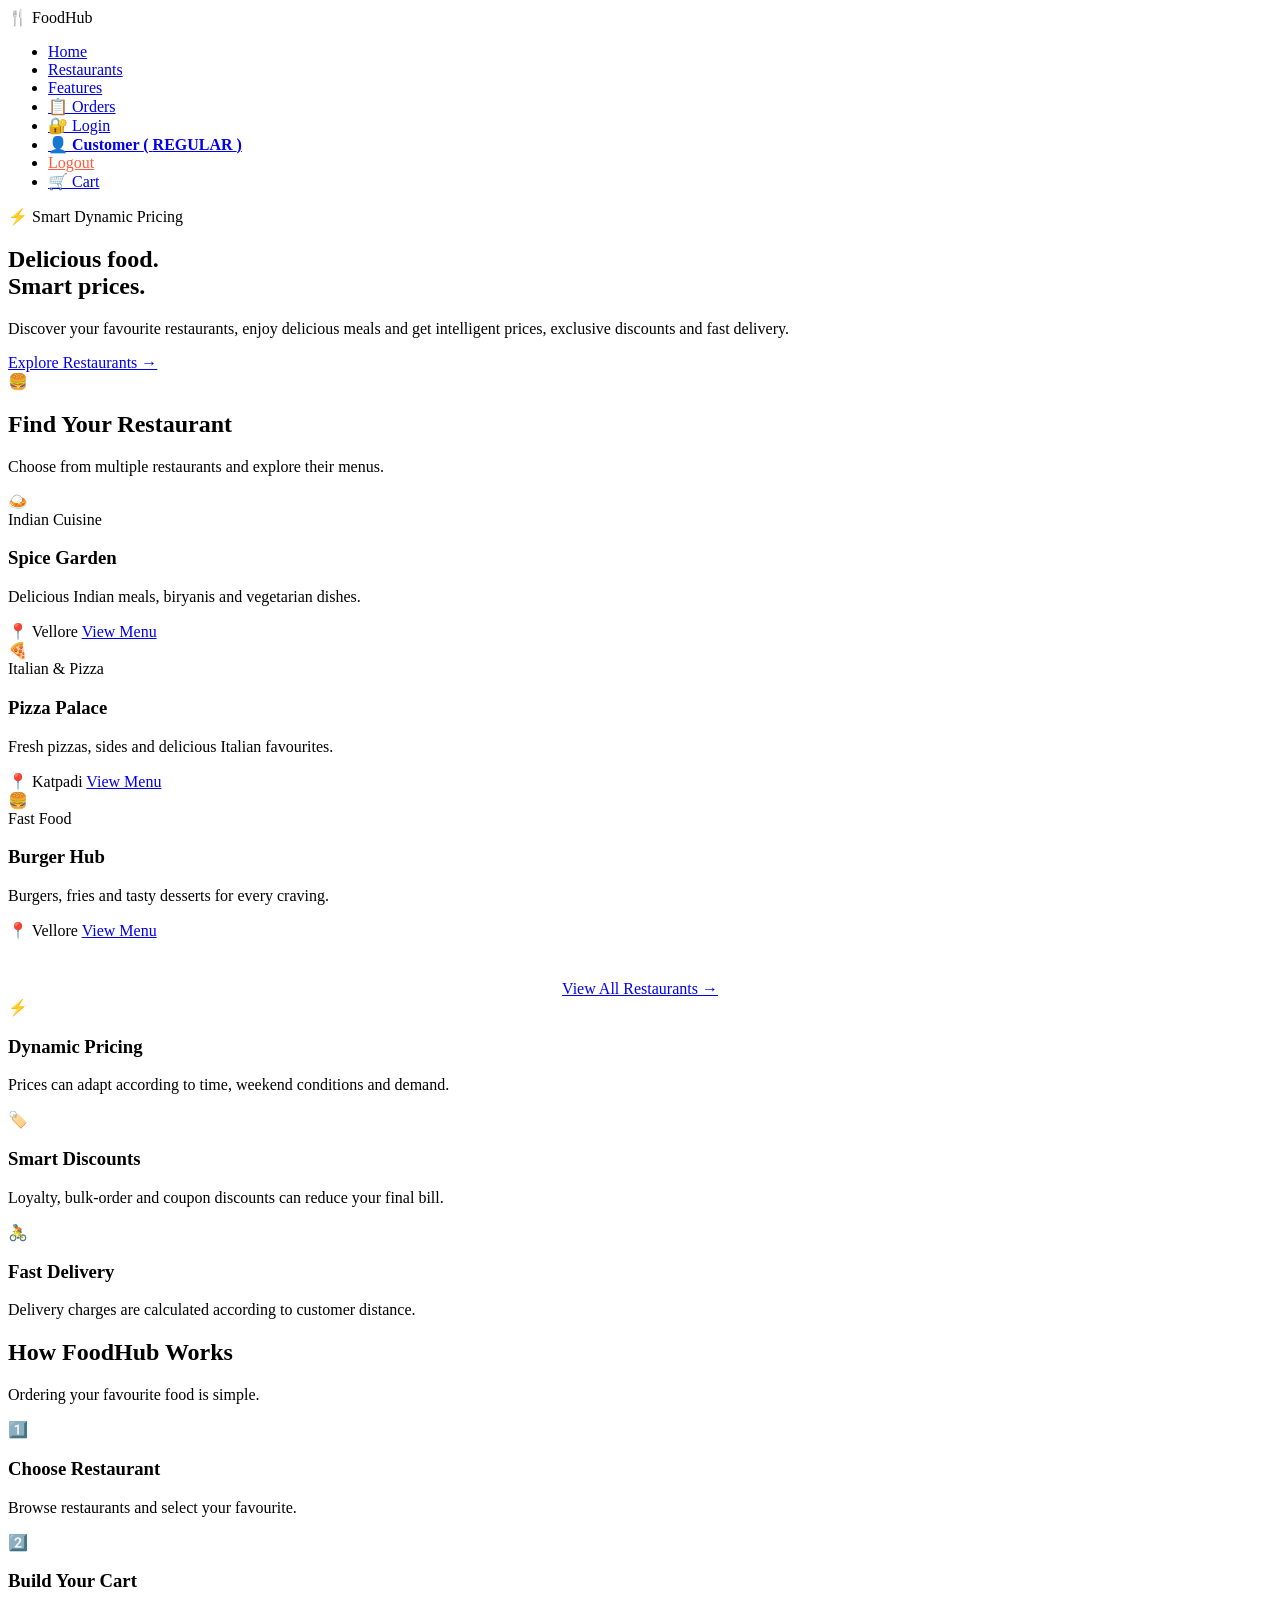
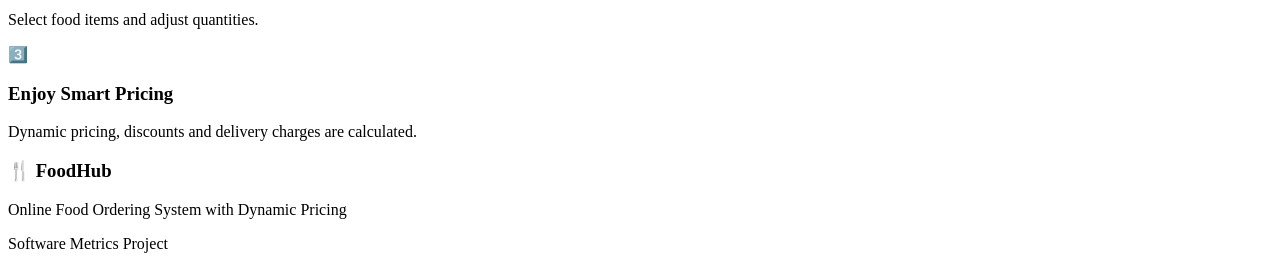
<file: src/main/resources/templates/index.html>
<!DOCTYPE html>
<html lang="en" xmlns:th="http://www.thymeleaf.org">

<head>

    <meta charset="UTF-8">

    <meta name="viewport"
          content="width=device-width, initial-scale=1.0">

    <title>FoodHub | Smart Food Ordering</title>

    <link rel="stylesheet"
          th:href="@{/css/style.css}">

</head>


<body>


<!-- ================= NAVBAR ================= -->

<nav class="navbar">

    <div class="logo">
        🍴 FoodHub
    </div>


    <ul class="nav-links">

        <li>
            <a href="/">
                Home
            </a>
        </li>

        <li>
            <a href="/restaurants">
                Restaurants
            </a>
        </li>

        <li>
            <a href="/#features">
                Features
            </a>
        </li>


        <!-- ================= ORDER HISTORY ================= -->

        <!-- Show Orders only when customer is logged in -->

        <li th:if="${session.loggedInCustomer != null}">

            <a href="/orders">
                📋 Orders
            </a>

        </li>


        <!-- ================= LOGIN ================= -->

        <!-- Show Login when nobody is logged in -->

        <li th:if="${session.loggedInCustomer == null}">

            <a href="/login">
                🔐 Login
            </a>

        </li>


        <!-- ================= LOGGED-IN CUSTOMER ================= -->

        <!-- Show customer information after login -->

        <li th:if="${session.loggedInCustomer != null}">

            <a href="/restaurants"
               style="font-weight:600;">

                👤

                <span th:text="${session.loggedInCustomer.name}">
                    Customer
                </span>

                <span>

                    (

                    <span th:text="${session.loggedInCustomer.loyaltyTier}">
                        REGULAR
                    </span>

                    )

                </span>

            </a>

        </li>


        <!-- ================= LOGOUT ================= -->

        <li th:if="${session.loggedInCustomer != null}">

            <a href="/logout"
               style="color:#ff5a3c;">

                Logout

            </a>

        </li>


        <!-- ================= CART ================= -->

        <li>

            <a href="/cart">
                🛒 Cart
            </a>

        </li>

    </ul>

</nav>


<!-- ================= HERO ================= -->

<section class="hero">


    <div class="hero-content">


        <div class="hero-tag">

            ⚡ Smart Dynamic Pricing

        </div>


        <h1>

            Delicious food.

            <br>

            <span>
                Smart prices.
            </span>

        </h1>


        <p>

            Discover your favourite restaurants,
            enjoy delicious meals and get intelligent
            prices, exclusive discounts and fast delivery.

        </p>


        <a href="/restaurants"
           class="hero-button">

            Explore Restaurants →

        </a>


    </div>


    <div class="hero-food">

        🍔

    </div>


</section>


<!-- ================= RESTAURANT SECTION ================= -->

<section class="menu-section">


    <div class="section-header">


        <h2>

            Find Your Restaurant

        </h2>


        <p>

            Choose from multiple restaurants
            and explore their menus.

        </p>


    </div>


    <div class="menu-grid">


        <!-- ================= SPICE GARDEN ================= -->

        <div class="food-card">


            <div class="food-image">

                🍛

            </div>


            <div class="food-info">


                <span class="category">

                    Indian Cuisine

                </span>


                <h3>

                    Spice Garden

                </h3>


                <p class="description">

                    Delicious Indian meals,
                    biryanis and vegetarian dishes.

                </p>


                <div class="food-bottom">


                    <span class="price">

                        📍 Vellore

                    </span>


                    <a href="/restaurant/1"
                       class="add-btn">

                        View Menu

                    </a>


                </div>


            </div>


        </div>


        <!-- ================= PIZZA PALACE ================= -->

        <div class="food-card">


            <div class="food-image">

                🍕

            </div>


            <div class="food-info">


                <span class="category">

                    Italian & Pizza

                </span>


                <h3>

                    Pizza Palace

                </h3>


                <p class="description">

                    Fresh pizzas, sides and
                    delicious Italian favourites.

                </p>


                <div class="food-bottom">


                    <span class="price">

                        📍 Katpadi

                    </span>


                    <a href="/restaurant/2"
                       class="add-btn">

                        View Menu

                    </a>


                </div>


            </div>


        </div>


        <!-- ================= BURGER HUB ================= -->

        <div class="food-card">


            <div class="food-image">

                🍔

            </div>


            <div class="food-info">


                <span class="category">

                    Fast Food

                </span>


                <h3>

                    Burger Hub

                </h3>


                <p class="description">

                    Burgers, fries and tasty
                    desserts for every craving.

                </p>


                <div class="food-bottom">


                    <span class="price">

                        📍 Vellore

                    </span>


                    <a href="/restaurant/3"
                       class="add-btn">

                        View Menu

                    </a>


                </div>


            </div>


        </div>


    </div>


    <!-- ================= VIEW ALL ================= -->

    <div style="
        text-align:center;
        margin-top:40px;
    ">


        <a href="/restaurants"
           class="hero-button">

            View All Restaurants →

        </a>


    </div>


</section>


<!-- ================= FEATURES ================= -->

<section class="features"
         id="features">


    <!-- ================= DYNAMIC PRICING ================= -->

    <div class="feature">


        <div class="feature-icon">

            ⚡

        </div>


        <h3>

            Dynamic Pricing

        </h3>


        <p>

            Prices can adapt according to
            time, weekend conditions and demand.

        </p>


    </div>


    <!-- ================= SMART DISCOUNTS ================= -->

    <div class="feature">


        <div class="feature-icon">

            🏷️

        </div>


        <h3>

            Smart Discounts

        </h3>


        <p>

            Loyalty, bulk-order and coupon
            discounts can reduce your final bill.

        </p>


    </div>


    <!-- ================= FAST DELIVERY ================= -->

    <div class="feature">


        <div class="feature-icon">

            🚴

        </div>


        <h3>

            Fast Delivery

        </h3>


        <p>

            Delivery charges are calculated
            according to customer distance.

        </p>


    </div>


</section>


<!-- ================= HOW IT WORKS ================= -->

<section class="menu-section">


    <div class="section-header">


        <h2>

            How FoodHub Works

        </h2>


        <p>

            Ordering your favourite food
            is simple.

        </p>


    </div>


    <div class="features">


        <!-- ================= STEP 1 ================= -->

        <div class="feature">


            <div class="feature-icon">

                1️⃣

            </div>


            <h3>

                Choose Restaurant

            </h3>


            <p>

                Browse restaurants and
                select your favourite.

            </p>


        </div>


        <!-- ================= STEP 2 ================= -->

        <div class="feature">


            <div class="feature-icon">

                2️⃣

            </div>


            <h3>

                Build Your Cart

            </h3>


            <p>

                Select food items and
                adjust quantities.

            </p>


        </div>


        <!-- ================= STEP 3 ================= -->

        <div class="feature">


            <div class="feature-icon">

                3️⃣

            </div>


            <h3>

                Enjoy Smart Pricing

            </h3>


            <p>

                Dynamic pricing, discounts
                and delivery charges are calculated.

            </p>


        </div>


    </div>


</section>


<!-- ================= FOOTER ================= -->

<footer>


    <h3>

        🍴 FoodHub

    </h3>


    <p>

        Online Food Ordering System
        with Dynamic Pricing

    </p>


    <p>

        Software Metrics Project

    </p>


</footer>


</body>

</html>
</file>
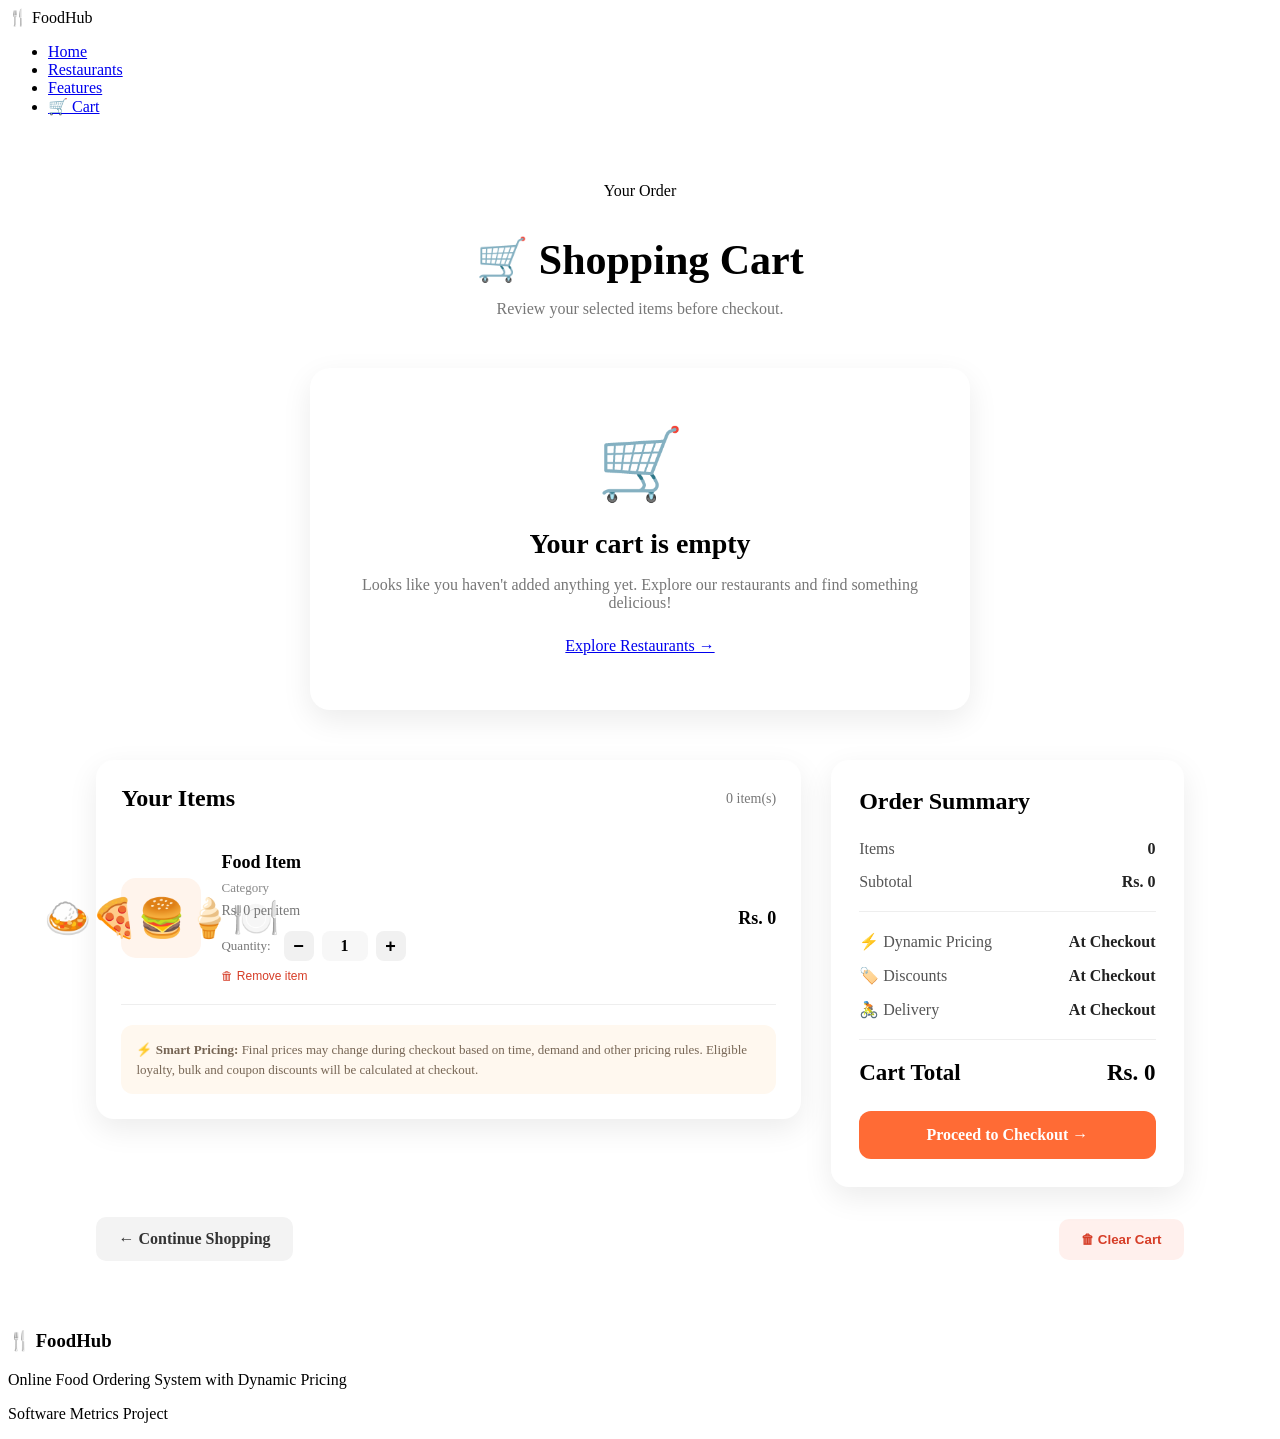
<file: src/main/resources/templates/cart.html>
<!DOCTYPE html>
<html lang="en"
      xmlns:th="http://www.thymeleaf.org">

<head>
    <meta charset="UTF-8">
    <meta name="viewport" content="width=device-width, initial-scale=1.0">

    <title>FoodHub | Your Cart</title>

    <link rel="stylesheet" th:href="@{/css/style.css}">

    <style>

        .cart-page {
            padding: 50px 7%;
            min-height: 65vh;
        }

        .cart-container {
            max-width: 1100px;
            margin: 0 auto;
        }

        .cart-header {
            text-align: center;
            margin-bottom: 35px;
        }

        .cart-header h1 {
            font-size: 42px;
            margin-bottom: 10px;
        }

        .cart-header p {
            color: #777;
            font-size: 16px;
        }

        /* EMPTY CART */

        .empty-cart {
            max-width: 600px;
            margin: 50px auto;
            text-align: center;
            background: white;
            padding: 55px 30px;
            border-radius: 20px;
            box-shadow: 0 10px 30px rgba(0,0,0,0.08);
        }

        .empty-cart-icon {
            font-size: 70px;
            margin-bottom: 20px;
        }

        .empty-cart h2 {
            font-size: 28px;
            margin-bottom: 10px;
        }

        .empty-cart p {
            color: #777;
            margin-bottom: 25px;
        }

        /* CART LAYOUT */

        .cart-layout {
            display: grid;
            grid-template-columns: 2fr 1fr;
            gap: 30px;
            align-items: start;
        }

        /* ITEMS */

        .cart-items {
            background: white;
            border-radius: 18px;
            padding: 25px;
            box-shadow: 0 10px 30px rgba(0,0,0,0.08);
        }

        .cart-items-header {
            display: flex;
            justify-content: space-between;
            align-items: center;
            margin-bottom: 20px;
        }

        .cart-items-header h2 {
            margin: 0;
            font-size: 24px;
        }

        .item-count {
            color: #777;
            font-size: 14px;
        }

        .cart-item {
            display: grid;
            grid-template-columns: 80px 1fr auto;
            gap: 20px;
            align-items: center;

            padding: 20px 0;

            border-bottom: 1px solid #eee;
        }

        .cart-item:last-child {
            border-bottom: none;
        }

        .cart-item-image {
            width: 80px;
            height: 80px;

            border-radius: 15px;

            background: #fff4ec;

            display: flex;
            align-items: center;
            justify-content: center;

            font-size: 38px;
        }

        .cart-item-details h3 {
            margin: 0 0 7px;
            font-size: 18px;
        }

        .cart-item-category {
            font-size: 13px;
            color: #888;
            margin-bottom: 7px;
        }

        .cart-item-price {
            font-size: 14px;
            color: #777;
        }

        .cart-item-total {
            font-size: 18px;
            font-weight: 700;
            text-align: right;
        }

        /* ================================
           QUANTITY CONTROLS
           ================================ */

        .quantity-box {
            display: flex;
            align-items: center;
            gap: 8px;

            margin-top: 12px;
        }

        .quantity-label {
            font-size: 13px;
            color: #777;

            margin-right: 5px;
        }

        .quantity-form {
            display: inline-flex;
            align-items: center;
            gap: 8px;
        }

        .quantity-button {
            width: 30px;
            height: 30px;

            border: none;
            border-radius: 8px;

            background: #f1f1f1;

            font-size: 18px;
            font-weight: 700;

            cursor: pointer;

            display: flex;
            align-items: center;
            justify-content: center;

            transition: 0.2s ease;
        }

        .quantity-button:hover {
            background: #ff6b35;
            color: white;
        }

        .quantity-value {
            min-width: 30px;

            text-align: center;

            background: #f7f7f7;

            padding: 6px 8px;

            border-radius: 8px;

            font-weight: 700;
        }

        /* REMOVE BUTTON */

        .remove-button {
            margin-top: 8px;

            border: none;
            background: transparent;

            color: #d63d27;

            font-size: 12px;

            cursor: pointer;

            padding: 0;
        }

        .remove-button:hover {
            text-decoration: underline;
        }

        /* SUMMARY */

        .cart-summary {
            background: white;
            border-radius: 18px;

            padding: 28px;

            box-shadow: 0 10px 30px rgba(0,0,0,0.08);

            position: sticky;
            top: 20px;
        }

        .cart-summary h2 {
            margin-top: 0;
            margin-bottom: 25px;

            font-size: 24px;
        }

        .summary-row {
            display: flex;
            justify-content: space-between;
            align-items: center;

            margin-bottom: 15px;

            color: #555;
        }

        .summary-row strong {
            color: #222;
        }

        .summary-divider {
            border: none;
            border-top: 1px solid #eee;

            margin: 20px 0;
        }

        .summary-total {
            display: flex;
            justify-content: space-between;
            align-items: center;

            font-size: 23px;
            font-weight: 800;

            margin-bottom: 25px;
        }

        /* CHECKOUT */

        .checkout-button {
            display: block;

            width: 100%;

            text-align: center;
            text-decoration: none;

            box-sizing: border-box;

            padding: 15px 20px;

            border-radius: 12px;

            background: #ff6b35;
            color: white;

            font-weight: 700;
            font-size: 16px;

            transition: 0.25s ease;
        }

        .checkout-button:hover {
            transform: translateY(-2px);
            opacity: 0.92;
        }

        /* ACTIONS */

        .cart-actions {
            max-width: 1100px;

            margin: 30px auto 0;

            display: flex;
            justify-content: space-between;
            align-items: center;

            gap: 15px;

            flex-wrap: wrap;
        }

        .secondary-button {
            display: inline-block;

            text-decoration: none;

            padding: 13px 22px;

            border-radius: 10px;

            background: #f3f3f3;

            color: #333;

            font-weight: 600;

            border: none;

            cursor: pointer;

            transition: 0.25s ease;
        }

        .secondary-button:hover {
            background: #e8e8e8;
        }

        .danger-button {
            padding: 13px 22px;

            border-radius: 10px;

            background: #fff0ed;

            color: #d63d27;

            font-weight: 600;

            border: none;

            cursor: pointer;

            transition: 0.25s ease;
        }

        .danger-button:hover {
            background: #ffe1dc;
        }

        /* INFO */

        .cart-info {
            margin-top: 20px;

            padding: 15px;

            border-radius: 12px;

            background: #fff8ef;

            color: #765;

            font-size: 13px;

            line-height: 1.5;
        }

        /* RESPONSIVE */

        @media (max-width: 850px) {

            .cart-layout {
                grid-template-columns: 1fr;
            }

            .cart-summary {
                position: static;
            }
        }

        @media (max-width: 600px) {

            .cart-page {
                padding: 35px 5%;
            }

            .cart-header h1 {
                font-size: 32px;
            }

            .cart-item {
                grid-template-columns: 60px 1fr;
            }

            .cart-item-image {
                width: 60px;
                height: 60px;

                font-size: 30px;
            }

            .cart-item-total {
                grid-column: 2;

                text-align: left;
            }

            .cart-actions {
                flex-direction: column;
                align-items: stretch;
            }

            .secondary-button,
            .danger-button {
                text-align: center;

                width: 100%;

                box-sizing: border-box;
            }
        }

    </style>
</head>


<body>

<!-- =========================================================
     NAVBAR
     ========================================================= -->

<nav class="navbar">

    <div class="logo">
        🍴 FoodHub
    </div>

    <ul class="nav-links">

        <li>
            <a href="/">Home</a>
        </li>

        <li>
            <a href="/restaurants">Restaurants</a>
        </li>

        <li>
            <a href="/#features">Features</a>
        </li>

        <li>
            <a href="/cart" class="cart-btn">
                🛒 Cart
            </a>
        </li>

    </ul>

</nav>


<!-- =========================================================
     CART PAGE
     ========================================================= -->

<section class="cart-page">

    <div class="cart-container">


        <!-- HEADER -->

        <div class="cart-header">

            <span class="category">
                Your Order
            </span>

            <h1>
                🛒 Shopping Cart
            </h1>

            <p>
                Review your selected items before checkout.
            </p>

        </div>


        <!-- =====================================================
             EMPTY CART
             ===================================================== -->

        <div class="empty-cart"
             th:if="${cart == null || cart.items.isEmpty()}">

            <div class="empty-cart-icon">
                🛒
            </div>

            <h2>
                Your cart is empty
            </h2>

            <p>
                Looks like you haven't added anything yet.
                Explore our restaurants and find something delicious!
            </p>

            <a href="/restaurants"
               class="hero-button">

                Explore Restaurants →

            </a>

        </div>


        <!-- =====================================================
             CART WITH ITEMS
             ===================================================== -->

        <div class="cart-layout"
             th:if="${cart != null && !cart.items.isEmpty()}">


            <!-- =================================================
                 LEFT SIDE - ITEMS
                 ================================================= -->

            <div class="cart-items">


                <div class="cart-items-header">

                    <h2>
                        Your Items
                    </h2>

                    <span class="item-count">

                        <span th:text="${cart.totalItemCount}">
                            0
                        </span>

                        item(s)

                    </span>

                </div>


                <!-- =============================================
                     EACH CART ITEM
                     ============================================= -->

                <div class="cart-item"
                     th:each="item : ${cart.items}">


                    <!-- FOOD ICON -->

                    <div class="cart-item-image">

                        <span th:if="${item.menuItem.category == 'Main Course'}">
                            🍛
                        </span>

                        <span th:if="${item.menuItem.category == 'Pizza'}">
                            🍕
                        </span>

                        <span th:if="${item.menuItem.category == 'Fast Food'}">
                            🍔
                        </span>

                        <span th:if="${item.menuItem.category == 'Dessert'}">
                            🍦
                        </span>

                        <span th:if="${item.menuItem.category != 'Main Course'
                                      && item.menuItem.category != 'Pizza'
                                      && item.menuItem.category != 'Fast Food'
                                      && item.menuItem.category != 'Dessert'}">
                            🍽️
                        </span>

                    </div>


                    <!-- FOOD DETAILS -->

                    <div class="cart-item-details">

                        <h3 th:text="${item.menuItem.name}">
                            Food Item
                        </h3>


                        <div class="cart-item-category"
                             th:text="${item.menuItem.category}">
                            Category
                        </div>


                        <div class="cart-item-price">

                            Rs.

                            <span th:text="${item.menuItem.basePrice}">
                                0
                            </span>

                            per item

                        </div>


                        <!-- =====================================
                             QUANTITY CONTROLS
                             ===================================== -->

                        <div class="quantity-box">

                            <span class="quantity-label">
                                Quantity:
                            </span>


                            <!-- DECREASE -->

                            <form class="quantity-form"
                                  method="post"
                                  th:action="@{/cart/decrease/{id}(id=${item.menuItem.itemId})}">

                                <button type="submit"
                                        class="quantity-button">

                                    −

                                </button>

                            </form>


                            <!-- CURRENT QUANTITY -->

                            <span class="quantity-value"
                                  th:text="${item.quantity}">

                                1

                            </span>


                            <!-- INCREASE -->

                            <form class="quantity-form"
                                  method="post"
                                  th:action="@{/cart/increase/{id}(id=${item.menuItem.itemId})}">

                                <button type="submit"
                                        class="quantity-button">

                                    +

                                </button>

                            </form>

                        </div>


                        <!-- REMOVE ITEM -->

                        <form method="post"
                              th:action="@{/cart/remove/{id}(id=${item.menuItem.itemId})}">

                            <button type="submit"
                                    class="remove-button">

                                🗑 Remove item

                            </button>

                        </form>

                    </div>


                    <!-- ITEM TOTAL -->

                    <div class="cart-item-total">

                        Rs.

                        <span th:text="${item.totalPrice}">
                            0
                        </span>

                    </div>

                </div>


                <!-- SMART PRICING MESSAGE -->

                <div class="cart-info">

                    ⚡

                    <strong>
                        Smart Pricing:
                    </strong>

                    Final prices may change during checkout based on
                    time, demand and other pricing rules.

                    Eligible loyalty, bulk and coupon discounts
                    will be calculated at checkout.

                </div>

            </div>


            <!-- =================================================
                 RIGHT SIDE - SUMMARY
                 ================================================= -->

            <div class="cart-summary">

                <h2>
                    Order Summary
                </h2>


                <!-- ITEMS -->

                <div class="summary-row">

                    <span>
                        Items
                    </span>

                    <strong>

                        <span th:text="${cart.totalItemCount}">
                            0
                        </span>

                    </strong>

                </div>


                <!-- SUBTOTAL -->

                <div class="summary-row">

                    <span>
                        Subtotal
                    </span>

                    <strong>

                        Rs.

                        <span th:text="${cart.subtotal}">
                            0
                        </span>

                    </strong>

                </div>


                <hr class="summary-divider">


                <!-- DYNAMIC PRICING -->

                <div class="summary-row">

                    <span>
                        ⚡ Dynamic Pricing
                    </span>

                    <strong>
                        At Checkout
                    </strong>

                </div>


                <!-- DISCOUNTS -->

                <div class="summary-row">

                    <span>
                        🏷️ Discounts
                    </span>

                    <strong>
                        At Checkout
                    </strong>

                </div>


                <!-- DELIVERY -->

                <div class="summary-row">

                    <span>
                        🚴 Delivery
                    </span>

                    <strong>
                        At Checkout
                    </strong>

                </div>


                <hr class="summary-divider">


                <!-- CART TOTAL -->

                <div class="summary-total">

                    <span>
                        Cart Total
                    </span>

                    <span>

                        Rs.

                        <span th:text="${cart.subtotal}">
                            0
                        </span>

                    </span>

                </div>


                <!-- CHECKOUT -->

                <a href="/checkout"
                   class="checkout-button">

                    Proceed to Checkout →

                </a>

            </div>

        </div>


        <!-- =====================================================
             BOTTOM ACTIONS
             ===================================================== -->

        <div class="cart-actions"
             th:if="${cart != null && !cart.items.isEmpty()}">


            <!-- CONTINUE SHOPPING -->

            <a href="/restaurants"
               class="secondary-button">

                ← Continue Shopping

            </a>


            <!-- CLEAR CART -->

            <form method="post"
                  action="/cart/clear">

                <button type="submit"
                        class="danger-button">

                    🗑 Clear Cart

                </button>

            </form>

        </div>

    </div>

</section>


<!-- =========================================================
     FOOTER
     ========================================================= -->

<footer>

    <h3>
        🍴 FoodHub
    </h3>

    <p>
        Online Food Ordering System with Dynamic Pricing
    </p>

    <p>
        Software Metrics Project
    </p>

</footer>


</body>

</html>
</file>
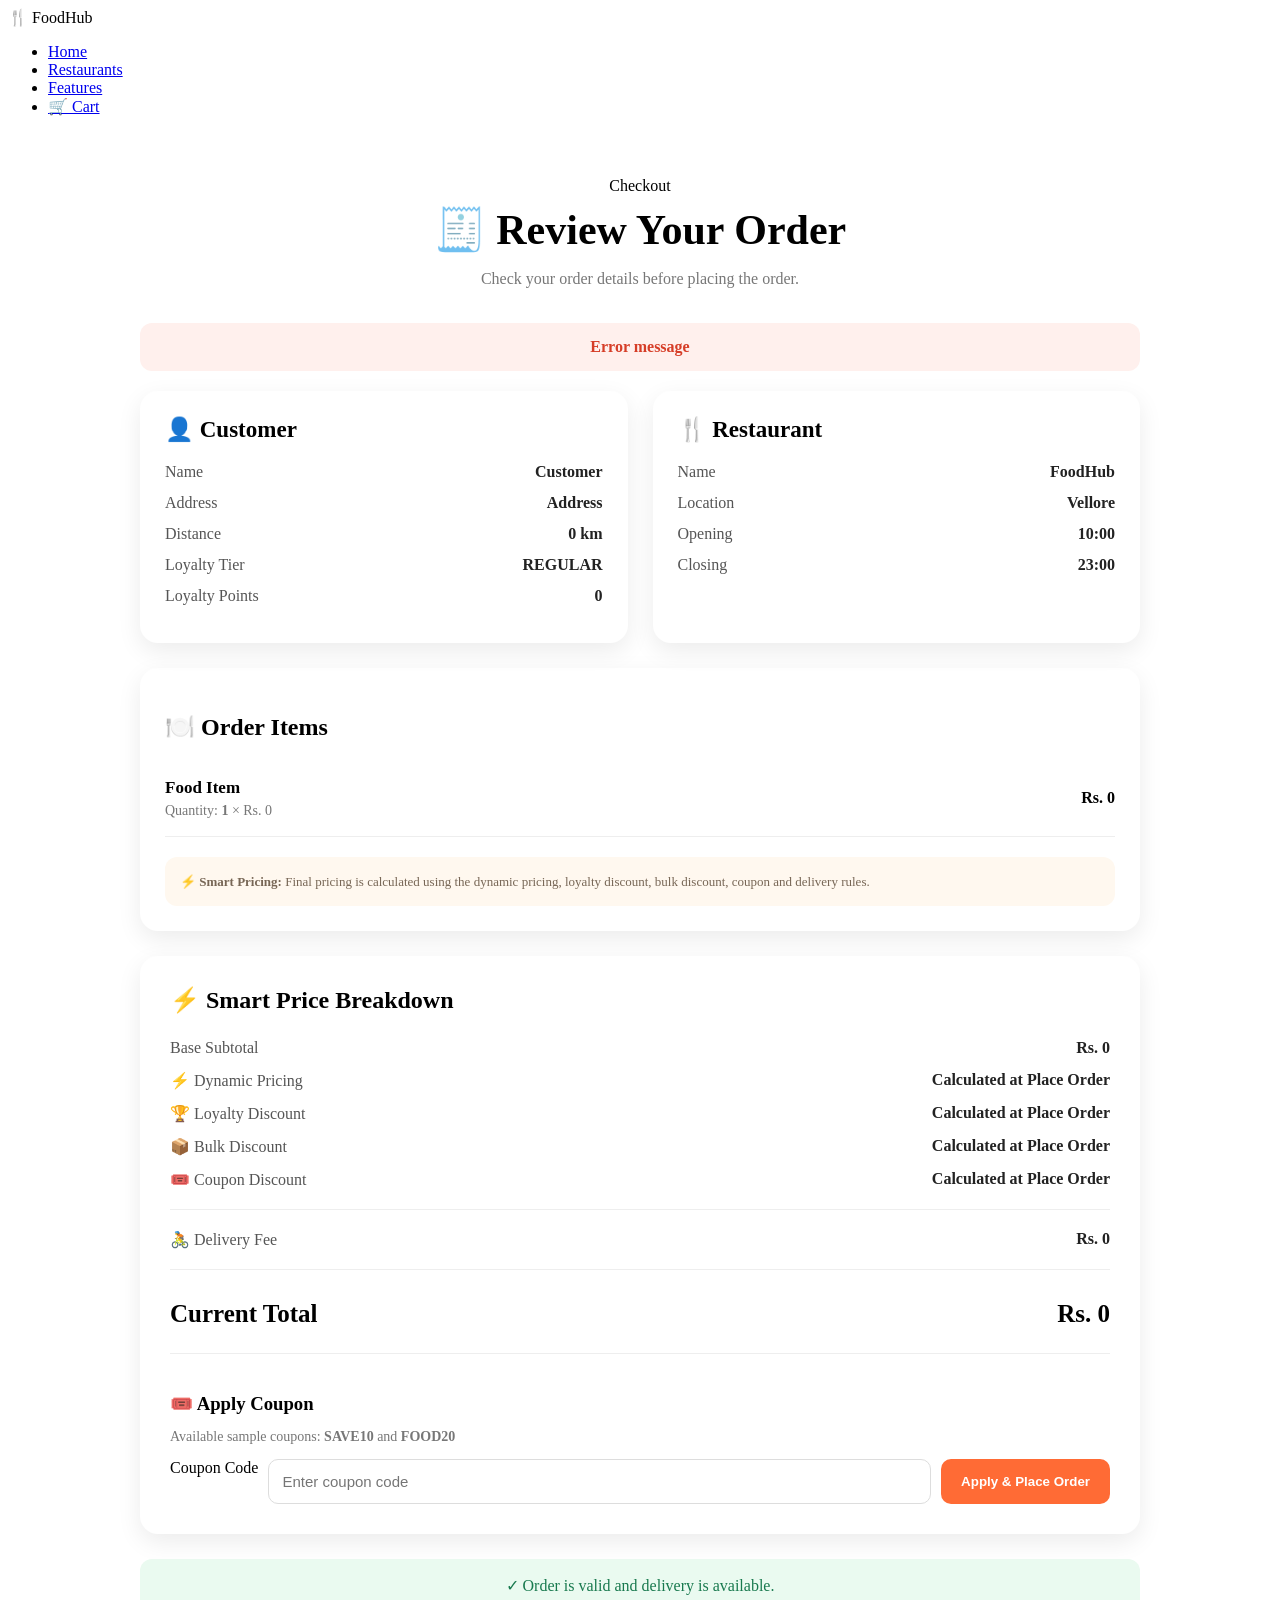
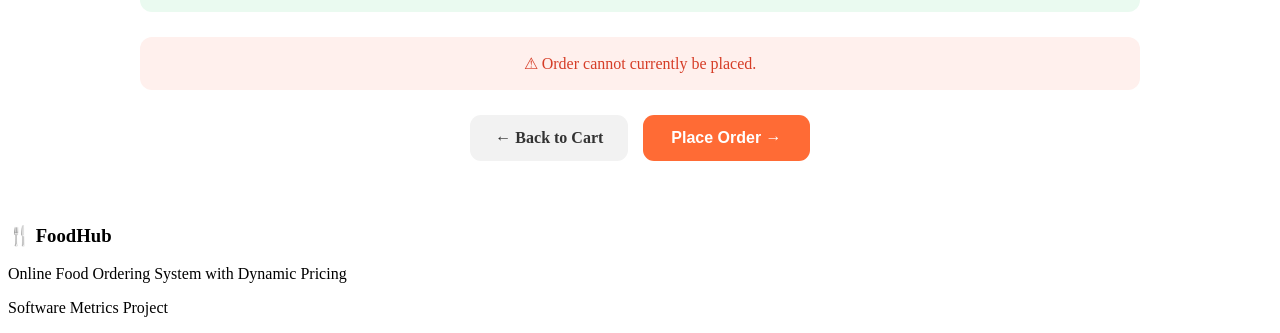
<file: src/main/resources/templates/checkout.html>
<!DOCTYPE html>
<html lang="en"
      xmlns:th="http://www.thymeleaf.org">

<head>

    <meta charset="UTF-8">

    <meta name="viewport"
          content="width=device-width, initial-scale=1.0">

    <title>FoodHub | Checkout</title>

    <link rel="stylesheet"
          th:href="@{/css/style.css}">

    <style>

        .checkout-page {
            padding: 45px 5%;
            min-height: 70vh;
        }

        .checkout-container {
            max-width: 1000px;
            margin: auto;
        }

        .checkout-header {
            text-align: center;
            margin-bottom: 35px;
        }

        .checkout-header h1 {
            font-size: 42px;
            margin: 10px 0;
        }

        .checkout-header p {
            color: #777;
        }

        .checkout-grid {
            display: grid;
            grid-template-columns: 1fr 1fr;
            gap: 25px;
            margin-bottom: 25px;
        }

        .checkout-card {
            background: white;
            padding: 25px;
            border-radius: 18px;
            box-shadow: 0 8px 25px rgba(0,0,0,0.08);
        }

        .checkout-card h2 {
            margin-top: 0;
            margin-bottom: 20px;
            font-size: 23px;
        }

        .info-row {
            display: flex;
            justify-content: space-between;
            gap: 15px;
            margin-bottom: 13px;
            color: #555;
        }

        .info-row strong {
            color: #222;
        }

        .order-items-card {
            background: white;
            padding: 25px;
            border-radius: 18px;
            box-shadow: 0 8px 25px rgba(0,0,0,0.08);
            margin-bottom: 25px;
        }

        .order-item {
            display: flex;
            justify-content: space-between;
            align-items: center;
            padding: 17px 0;
            border-bottom: 1px solid #eee;
        }

        .order-item:last-child {
            border-bottom: none;
        }

        .item-name {
            font-weight: 700;
            font-size: 17px;
        }

        .item-details {
            color: #777;
            font-size: 14px;
            margin-top: 5px;
        }

        .item-price {
            text-align: right;
            font-weight: 700;
        }

        .price-card {
            background: white;
            padding: 30px;
            border-radius: 18px;
            box-shadow: 0 8px 25px rgba(0,0,0,0.08);
            margin-bottom: 25px;
        }

        .price-card h2 {
            margin-top: 0;
            margin-bottom: 25px;
        }

        .price-row {
            display: flex;
            justify-content: space-between;
            margin-bottom: 14px;
            color: #555;
        }

        .price-row strong {
            color: #222;
        }

        .price-divider {
            border: none;
            border-top: 1px solid #eee;
            margin: 20px 0;
        }

        .final-row {
            display: flex;
            justify-content: space-between;
            font-size: 25px;
            font-weight: 800;
            padding-top: 10px;
        }

        .coupon-section {
            margin-top: 25px;
            padding-top: 20px;
            border-top: 1px solid #eee;
        }

        .coupon-section h3 {
            margin-bottom: 12px;
        }

        .coupon-form {
            display: flex;
            gap: 10px;
        }

        .coupon-input {
            flex: 1;
            padding: 13px;
            border: 1px solid #ddd;
            border-radius: 10px;
            font-size: 15px;
            outline: none;
        }

        .coupon-input:focus {
            border-color: #ff6b35;
        }

        .coupon-button {
            padding: 13px 20px;
            border: none;
            border-radius: 10px;
            background: #ff6b35;
            color: white;
            font-weight: 700;
            cursor: pointer;
        }

        .coupon-button:hover {
            opacity: 0.9;
        }

        .validation-success {
            background: #eafaf0;
            color: #18794e;
            padding: 17px;
            border-radius: 12px;
            text-align: center;
            margin-bottom: 25px;
        }

        .validation-error {
            background: #fff0ed;
            color: #d63d27;
            padding: 17px;
            border-radius: 12px;
            text-align: center;
            margin-bottom: 25px;
        }

        .error-message {
            background: #fff0ed;
            color: #d63d27;
            padding: 15px;
            border-radius: 12px;
            margin-bottom: 20px;
            text-align: center;
            font-weight: 600;
        }

        .checkout-actions {
            display: flex;
            justify-content: center;
            gap: 15px;
            flex-wrap: wrap;
            margin-top: 25px;
        }

        .back-button {
            display: inline-block;
            text-decoration: none;
            padding: 14px 25px;
            border-radius: 11px;
            background: #f2f2f2;
            color: #333;
            font-weight: 700;
        }

        .back-button:hover {
            background: #e8e8e8;
        }

        .place-order-button {
            padding: 14px 28px;
            border: none;
            border-radius: 11px;
            background: #ff6b35;
            color: white;
            font-size: 16px;
            font-weight: 700;
            cursor: pointer;
        }

        .place-order-button:hover {
            transform: translateY(-2px);
            opacity: 0.92;
        }

        .place-order-button:disabled {
            background: #aaa;
            cursor: not-allowed;
            transform: none;
        }

        .smart-pricing {
            margin-top: 20px;
            padding: 15px;
            background: #fff8ef;
            border-radius: 12px;
            color: #765;
            font-size: 13px;
            line-height: 1.5;
        }

        @media (max-width: 750px) {

            .checkout-grid {
                grid-template-columns: 1fr;
            }

            .checkout-header h1 {
                font-size: 32px;
            }

            .coupon-form {
                flex-direction: column;
            }

            .coupon-button {
                width: 100%;
            }

            .order-item {
                gap: 15px;
            }

        }

    </style>

</head>


<body>


<!-- ================= NAVBAR ================= -->

<nav class="navbar">

    <div class="logo">
        🍴 FoodHub
    </div>

    <ul class="nav-links">

        <li>
            <a href="/">
                Home
            </a>
        </li>

        <li>
            <a href="/restaurants">
                Restaurants
            </a>
        </li>

        <li>
            <a href="/#features">
                Features
            </a>
        </li>

        <li>
            <a href="/cart">
                🛒 Cart
            </a>
        </li>

    </ul>

</nav>


<!-- ================= CHECKOUT ================= -->

<section class="checkout-page">

    <div class="checkout-container">


        <!-- HEADER -->

        <div class="checkout-header">

            <span class="category">
                Checkout
            </span>

            <h1>
                🧾 Review Your Order
            </h1>

            <p>
                Check your order details before placing the order.
            </p>

        </div>


        <!-- ERROR MESSAGE -->

        <div class="error-message"
             th:if="${error != null}"
             th:text="${error}">

            Error message

        </div>


        <!-- CUSTOMER + RESTAURANT -->

        <div class="checkout-grid">


            <!-- CUSTOMER -->

            <div class="checkout-card">

                <h2>
                    👤 Customer
                </h2>

                <div class="info-row">

                    <span>Name</span>

                    <strong th:text="${customer.name}">
                        Customer
                    </strong>

                </div>

                <div class="info-row">

                    <span>Address</span>

                    <strong th:text="${customer.address}">
                        Address
                    </strong>

                </div>

                <div class="info-row">

                    <span>Distance</span>

                    <strong>

                        <span th:text="${customer.distanceFromRestaurant}">
                            0
                        </span>

                        km

                    </strong>

                </div>

                <div class="info-row">

                    <span>Loyalty Tier</span>

                    <strong th:text="${customer.loyaltyTier}">
                        REGULAR
                    </strong>

                </div>

                <div class="info-row">

                    <span>Loyalty Points</span>

                    <strong th:text="${customer.loyaltyPoints}">
                        0
                    </strong>

                </div>

            </div>


            <!-- RESTAURANT -->

            <div class="checkout-card">

                <h2>
                    🍴 Restaurant
                </h2>

                <div class="info-row">

                    <span>Name</span>

                    <strong th:text="${restaurant.name}">
                        FoodHub
                    </strong>

                </div>

                <div class="info-row">

                    <span>Location</span>

                    <strong th:text="${restaurant.address}">
                        Vellore
                    </strong>

                </div>

                <div class="info-row">

                    <span>Opening</span>

                    <strong th:text="${restaurant.openingTime}">
                        10:00
                    </strong>

                </div>

                <div class="info-row">

                    <span>Closing</span>

                    <strong th:text="${restaurant.closingTime}">
                        23:00
                    </strong>

                </div>

            </div>

        </div>


        <!-- ================= ORDER ITEMS ================= -->

        <div class="order-items-card">

            <h2>
                🍽️ Order Items
            </h2>


            <!-- IMPORTANT:
                 Use cart.items, NOT order.items.
                 The Order object does not exist yet.
            -->

            <div class="order-item"
                 th:each="item : ${cart.items}">


                <div>

                    <div class="item-name"
                         th:text="${item.menuItem.name}">

                        Food Item

                    </div>

                    <div class="item-details">

                        Quantity:

                        <strong th:text="${item.quantity}">
                            1
                        </strong>

                        ×

                        Rs.

                        <span th:text="${item.itemPrice}">
                            0
                        </span>

                    </div>

                </div>


                <div class="item-price">

                    Rs.

                    <span th:text="${item.totalPrice}">
                        0
                    </span>

                </div>


            </div>


            <div class="smart-pricing">

                ⚡ <strong>Smart Pricing:</strong>

                Final pricing is calculated using the dynamic pricing,
                loyalty discount, bulk discount, coupon and delivery rules.

            </div>

        </div>


        <!-- ================= PRICE BREAKDOWN ================= -->

        <div class="price-card">

            <h2>
                ⚡ Smart Price Breakdown
            </h2>


            <!-- BASE SUBTOTAL -->

            <div class="price-row">

                <span>
                    Base Subtotal
                </span>

                <strong>

                    Rs.

                    <span th:text="${subtotal}">
                        0
                    </span>

                </strong>

            </div>


            <!-- DYNAMIC PRICING -->

            <div class="price-row">

                <span>
                    ⚡ Dynamic Pricing
                </span>

                <strong>
                    Calculated at Place Order
                </strong>

            </div>


            <!-- DISCOUNTS -->

            <div class="price-row">

                <span>
                    🏆 Loyalty Discount
                </span>

                <strong>
                    Calculated at Place Order
                </strong>

            </div>


            <div class="price-row">

                <span>
                    📦 Bulk Discount
                </span>

                <strong>
                    Calculated at Place Order
                </strong>

            </div>


            <div class="price-row">

                <span>
                    🎟️ Coupon Discount
                </span>

                <strong>
                    Calculated at Place Order
                </strong>

            </div>


            <hr class="price-divider">


            <!-- DELIVERY -->

            <div class="price-row">

                <span>
                    🚴 Delivery Fee
                </span>

                <strong>

                    Rs.

                    <span th:text="${deliveryFee}">
                        0
                    </span>

                </strong>

            </div>


            <hr class="price-divider">


            <!-- CURRENT TOTAL -->

            <div class="final-row">

                <span>
                    Current Total
                </span>

                <span>

                    Rs.

                    <span th:text="${subtotal}">
                        0
                    </span>

                </span>

            </div>


            <!-- COUPON -->

            <div class="coupon-section">

                <h3>
                    🎟️ Apply Coupon
                </h3>

                <p style="color:#777;font-size:14px;">
                    Available sample coupons:
                    <strong>SAVE10</strong>
                    and
                    <strong>FOOD20</strong>
                </p>


                <form method="post"
                      action="/checkout/place-order"
                      class="coupon-form">

                    <label for="couponCode">Coupon Code</label>
<input
    type="text"
    id="couponCode"
    name="couponCode"
    class="coupon-input"
    placeholder="Enter coupon code">

                    <button type="submit"
                            class="coupon-button">

                        Apply & Place Order

                    </button>

                </form>

            </div>

        </div>


        <!-- ================= VALIDATION ================= -->

        <div class="validation-success"
             th:if="${orderValid != null && deliveryAvailable != null && orderValid && deliveryAvailable}">

            ✓ Order is valid and delivery is available.

        </div>


        <div class="validation-error"
             th:if="${orderValid != null && deliveryAvailable != null && (!orderValid || !deliveryAvailable)}">

            ⚠ Order cannot currently be placed.

        </div>


        <!-- ================= ACTIONS ================= -->

        <div class="checkout-actions">

            <a href="/cart"
               class="back-button">

                ← Back to Cart

            </a>


            <!-- Actual Place Order button -->

            <form method="post"
                  action="/checkout/place-order">

                <button type="submit"
                        class="place-order-button">

                    Place Order →

                </button>

            </form>

        </div>


    </div>

</section>


<!-- ================= FOOTER ================= -->

<footer>

    <h3>
        🍴 FoodHub
    </h3>

    <p>
        Online Food Ordering System with Dynamic Pricing
    </p>

    <p>
        Software Metrics Project
    </p>

</footer>


</body>

</html>
</file>
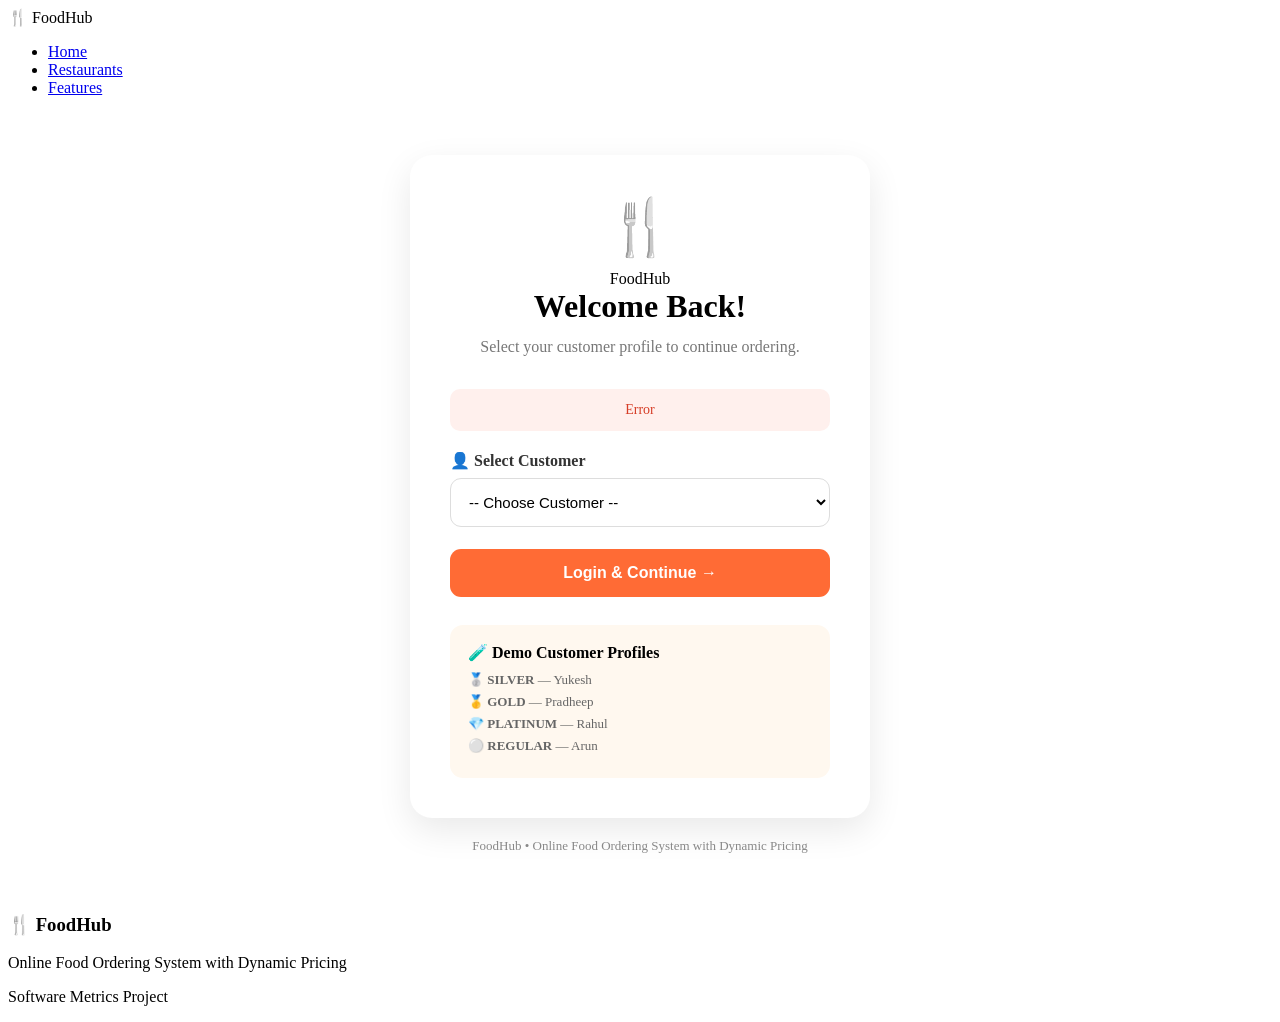
<file: src/main/resources/templates/login.html>
<!DOCTYPE html>
<html lang="en"
      xmlns:th="http://www.thymeleaf.org">

<head>

    <meta charset="UTF-8">

    <meta name="viewport"
          content="width=device-width, initial-scale=1.0">

    <title>FoodHub | Login</title>

    <link rel="stylesheet"
          th:href="@{/css/style.css}">

    <style>

        .login-page {
            min-height: 78vh;

            display: flex;

            justify-content: center;

            align-items: center;

            padding: 40px 20px;
        }


        .login-container {

            width: 100%;

            max-width: 460px;

        }


        .login-card {

            background: white;

            padding: 40px;

            border-radius: 22px;

            box-shadow:
                0 12px 35px rgba(0,0,0,0.09);

        }


        .login-header {

            text-align: center;

            margin-bottom: 30px;

        }


        .login-logo {

            font-size: 55px;

            margin-bottom: 10px;

        }


        .login-header h1 {

            margin: 0 0 10px;

            font-size: 32px;

        }


        .login-header p {

            color: #777;

            margin: 0;

            line-height: 1.5;

        }


        .form-group {

            margin-bottom: 22px;

        }


        .form-group label {

            display: block;

            margin-bottom: 8px;

            font-weight: 700;

            color: #333;

        }


        .customer-select {

            width: 100%;

            padding: 14px;

            border: 1px solid #ddd;

            border-radius: 11px;

            background: white;

            font-size: 15px;

            outline: none;

            box-sizing: border-box;

            cursor: pointer;

        }


        .customer-select:focus {

            border-color: #ff6b35;

        }


        .login-button {

            width: 100%;

            padding: 15px;

            border: none;

            border-radius: 11px;

            background: #ff6b35;

            color: white;

            font-size: 16px;

            font-weight: 700;

            cursor: pointer;

            transition: 0.25s ease;

        }


        .login-button:hover {

            transform: translateY(-2px);

            opacity: 0.92;

        }


        .error-message {

            background: #fff0ed;

            color: #d63d27;

            padding: 13px;

            border-radius: 10px;

            margin-bottom: 20px;

            text-align: center;

            font-size: 14px;

        }


        .demo-users {

            margin-top: 28px;

            padding: 18px;

            background: #fff8ef;

            border-radius: 13px;

        }


        .demo-users h3 {

            margin: 0 0 10px;

            font-size: 16px;

        }


        .demo-users p {

            margin: 6px 0;

            color: #666;

            font-size: 13px;

        }


        .tier {

            font-weight: 700;

        }


        .login-footer {

            text-align: center;

            margin-top: 20px;

            color: #888;

            font-size: 13px;

        }


        @media (max-width: 500px) {

            .login-card {

                padding: 30px 22px;

            }

            .login-header h1 {

                font-size: 28px;

            }

        }

    </style>

</head>


<body>


<!-- =========================================================
     NAVBAR
     ========================================================= -->

<nav class="navbar">

    <div class="logo">
        🍴 FoodHub
    </div>

    <ul class="nav-links">

        <li>
            <a href="/">
                Home
            </a>
        </li>

        <li>
            <a href="/restaurants">
                Restaurants
            </a>
        </li>

        <li>
            <a href="/#features">
                Features
            </a>
        </li>

    </ul>

</nav>


<!-- =========================================================
     LOGIN
     ========================================================= -->

<section class="login-page">

    <div class="login-container">

        <div class="login-card">


            <!-- HEADER -->

            <div class="login-header">

                <div class="login-logo">
                    🍴
                </div>

                <span class="category">
                    FoodHub
                </span>

                <h1>
                    Welcome Back!
                </h1>

                <p>
                    Select your customer profile to continue ordering.
                </p>

            </div>


            <!-- ERROR -->

            <div class="error-message"
                 th:if="${error != null}"
                 th:text="${error}">

                Error

            </div>


            <!-- LOGIN FORM -->

            <form method="post"
                  action="/login">


                <div class="form-group">

                    <label for="customerId">
                        👤 Select Customer
                    </label>


                    <select
                            id="customerId"
                            name="customerId"
                            class="customer-select"
                            required>

                        <option value="">
                            -- Choose Customer --
                        </option>


                        <option
                                th:each="customer : ${customers}"
                                th:value="${customer.customerId}"
                                th:text="${customer.name
                                    + ' • '
                                    + customer.loyaltyTier
                                    + ' • '
                                    + customer.loyaltyPoints
                                    + ' points'}">

                            Customer

                        </option>

                    </select>

                </div>


                <button
                        type="submit"
                        class="login-button">

                    Login & Continue →

                </button>

            </form>


            <!-- DEMO USERS -->

            <div class="demo-users">

                <h3>
                    🧪 Demo Customer Profiles
                </h3>

                <p>
                    🥈 <span class="tier">SILVER</span>
                    — Yukesh
                </p>

                <p>
                    🥇 <span class="tier">GOLD</span>
                    — Pradheep
                </p>

                <p>
                    💎 <span class="tier">PLATINUM</span>
                    — Rahul
                </p>

                <p>
                    ⚪ <span class="tier">REGULAR</span>
                    — Arun
                </p>

            </div>


        </div>


        <div class="login-footer">

            FoodHub • Online Food Ordering System
            with Dynamic Pricing

        </div>

    </div>

</section>


<!-- =========================================================
     FOOTER
     ========================================================= -->

<footer>

    <h3>
        🍴 FoodHub
    </h3>

    <p>
        Online Food Ordering System with Dynamic Pricing
    </p>

    <p>
        Software Metrics Project
    </p>

</footer>


</body>

</html>
</file>
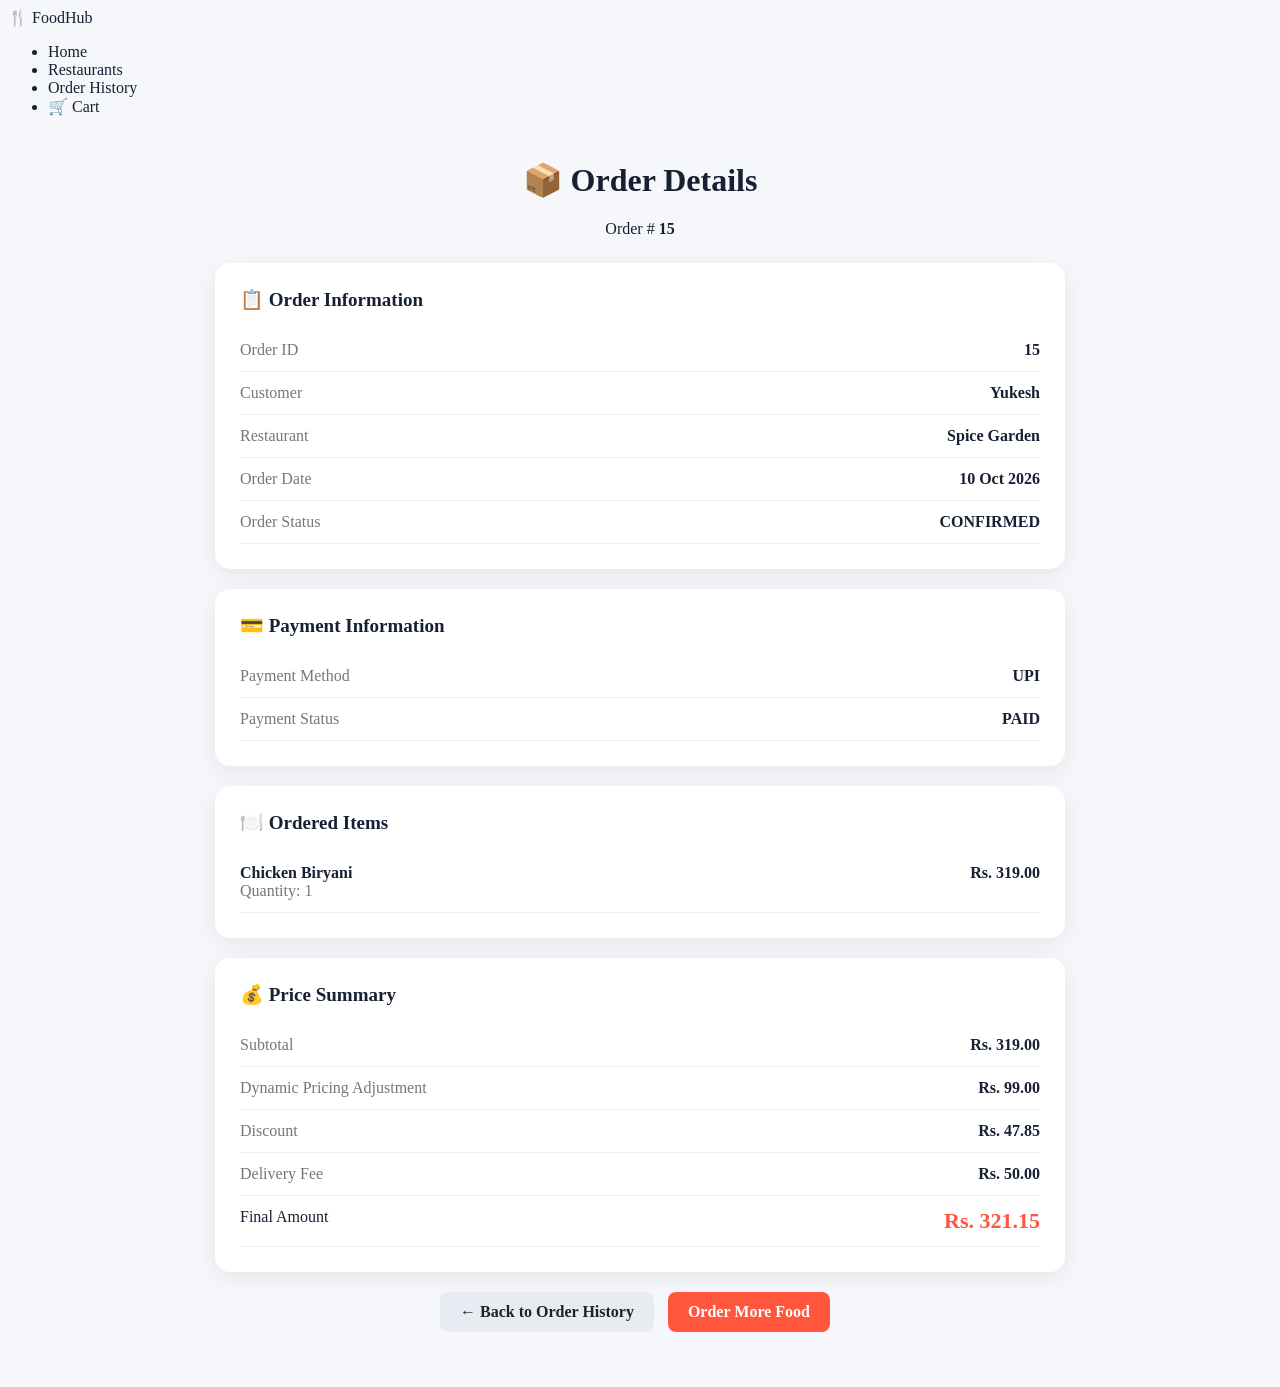
<file: src/main/resources/templates/order-details.html>
<!DOCTYPE html>
<html lang="en" xmlns:th="http://www.thymeleaf.org">
<head>
    <meta charset="UTF-8">
    <meta name="viewport" content="width=device-width, initial-scale=1.0">
    <title>FoodHub | Order Details</title>

    <link rel="stylesheet" th:href="@{/css/style.css}">

    <style>
        body {
            background: #f6f7fb;
            color: #172033;
        }

        .details-container {
            max-width: 850px;
            margin: 45px auto;
            padding: 0 20px;
        }

        .page-heading {
            text-align: center;
            margin-bottom: 25px;
        }

        .details-card {
            background: white;
            padding: 25px;
            margin-bottom: 20px;
            border-radius: 15px;
            box-shadow: 0 6px 22px rgba(0, 0, 0, 0.07);
        }

        .details-card h2 {
            font-size: 19px;
            margin: 0 0 18px;
        }

        .detail-row {
            display: flex;
            justify-content: space-between;
            gap: 20px;
            padding: 12px 0;
            border-bottom: 1px solid #eeeeee;
        }

        .detail-label {
            color: #777;
        }

        .detail-value {
            text-align: right;
            font-weight: 600;
            overflow-wrap: anywhere;
        }

        .paid {
            color: #159447;
        }

        .pending {
            color: #c87500;
        }

        .order-item {
            display: flex;
            justify-content: space-between;
            gap: 15px;
            padding: 12px 0;
            border-bottom: 1px solid #eeeeee;
        }

        .final-amount {
            font-size: 22px;
            font-weight: 700;
            color: #ff563d;
        }

        .action-link {
            display: inline-block;
            padding: 11px 20px;
            margin-right: 10px;
            margin-bottom: 10px;
            background: #ff563d;
            color: white;
            text-decoration: none;
            border-radius: 8px;
            font-weight: 600;
        }

        .secondary-link {
            background: #e9ebf2;
            color: #222;
        }

        @media (max-width: 600px) {
            .details-card {
                padding: 18px;
            }

            .detail-row {
                flex-direction: column;
                gap: 5px;
            }

            .detail-value {
                text-align: left;
            }
        }
    </style>
</head>

<body>

<nav class="navbar">
    <div class="logo">🍴 FoodHub</div>

    <ul class="nav-links">
        <li><a th:href="@{/}">Home</a></li>
        <li><a th:href="@{/restaurants}">Restaurants</a></li>
        <li><a th:href="@{/orders}">Order History</a></li>
        <li><a th:href="@{/cart}">🛒 Cart</a></li>
    </ul>
</nav>

<main class="details-container">

    <header class="page-heading">
        <h1>📦 Order Details</h1>
        <p>
            Order #
            <strong th:text="${order.orderId}">15</strong>
        </p>
    </header>

    <section class="details-card">
        <h2>📋 Order Information</h2>

        <div class="detail-row">
            <span class="detail-label">Order ID</span>
            <span class="detail-value"
                  th:text="${order.orderId}">15</span>
        </div>

        <div class="detail-row">
            <span class="detail-label">Customer</span>
            <span class="detail-value"
                  th:text="${customer.name}">Yukesh</span>
        </div>

        <div class="detail-row">
            <span class="detail-label">Restaurant</span>
            <span class="detail-value"
                  th:text="${restaurant.name}">Spice Garden</span>
        </div>

        <div class="detail-row">
            <span class="detail-label">Order Date</span>
            <span class="detail-value"
                  th:text="${order.orderDateTime != null
                    ? #temporals.format(order.orderDateTime,
                        'dd MMM yyyy, hh:mm a')
                    : 'Not available'}">
                10 Oct 2026
            </span>
        </div>

        <div class="detail-row">
            <span class="detail-label">Order Status</span>
            <span class="detail-value"
                  th:text="${order.status}">CONFIRMED</span>
        </div>
    </section>

    <section class="details-card">
        <h2>💳 Payment Information</h2>

        <div class="detail-row">
            <span class="detail-label">Payment Method</span>
            <span class="detail-value"
                  th:text="${order.paymentMethod == null
                    ? 'Not available'
                    : (order.paymentMethod == 'COD'
                        ? 'Cash on Delivery'
                        : (order.paymentMethod == 'CARD'
                            ? 'Credit / Debit Card'
                            : order.paymentMethod))}">
                UPI
            </span>
        </div>

        <div class="detail-row">
            <span class="detail-label">Payment Status</span>
            <span class="detail-value"
                  th:classappend="${order.paymentStatus == 'PAID'}
                    ? ' paid' : ' pending'"
                  th:text="${order.paymentStatus == null
                    ? 'PENDING' : order.paymentStatus}">
                PAID
            </span>
        </div>
    </section>

    <section class="details-card">
        <h2>🍽️ Ordered Items</h2>

        <div class="order-item" th:each="item : ${order.items}">
            <div>
                <strong th:text="${item.menuItem.name}">
                    Chicken Biryani
                </strong>
                <div class="detail-label">
                    Quantity:
                    <span th:text="${item.quantity}">1</span>
                </div>
            </div>

            <strong>
                Rs.
                <span th:text="${#numbers.formatDecimal(
                    item.totalPrice, 1, 2
                )}">319.00</span>
            </strong>
        </div>
    </section>

    <section class="details-card">
        <h2>💰 Price Summary</h2>

        <div class="detail-row">
            <span class="detail-label">Subtotal</span>
            <span class="detail-value">
                Rs.
                <span th:text="${#numbers.formatDecimal(
                    order.subtotal, 1, 2
                )}">319.00</span>
            </span>
        </div>

        <div class="detail-row">
            <span class="detail-label">Dynamic Pricing Adjustment</span>
            <span class="detail-value">
                Rs.
                <span th:text="${#numbers.formatDecimal(
                    order.dynamicPricingAmount, 1, 2
                )}">99.00</span>
            </span>
        </div>

        <div class="detail-row">
            <span class="detail-label">Discount</span>
            <span class="detail-value">
                Rs.
                <span th:text="${#numbers.formatDecimal(
                    order.discountAmount, 1, 2
                )}">47.85</span>
            </span>
        </div>

        <div class="detail-row">
            <span class="detail-label">Delivery Fee</span>
            <span class="detail-value">
                Rs.
                <span th:text="${#numbers.formatDecimal(
                    order.deliveryFee, 1, 2
                )}">50.00</span>
            </span>
        </div>

        <div class="detail-row">
            <span>Final Amount</span>
            <span class="final-amount">
                Rs.
                <span th:text="${#numbers.formatDecimal(
                    order.finalAmount, 1, 2
                )}">321.15</span>
            </span>
        </div>
    </section>

    <div style="text-align:center; margin-bottom:35px;">
        <a th:href="@{/orders}" class="action-link secondary-link">
            ← Back to Order History
        </a>

        <a th:href="@{/restaurants}" class="action-link">
            Order More Food
        </a>
    </div>

</main>

</body>
</html>
</file>
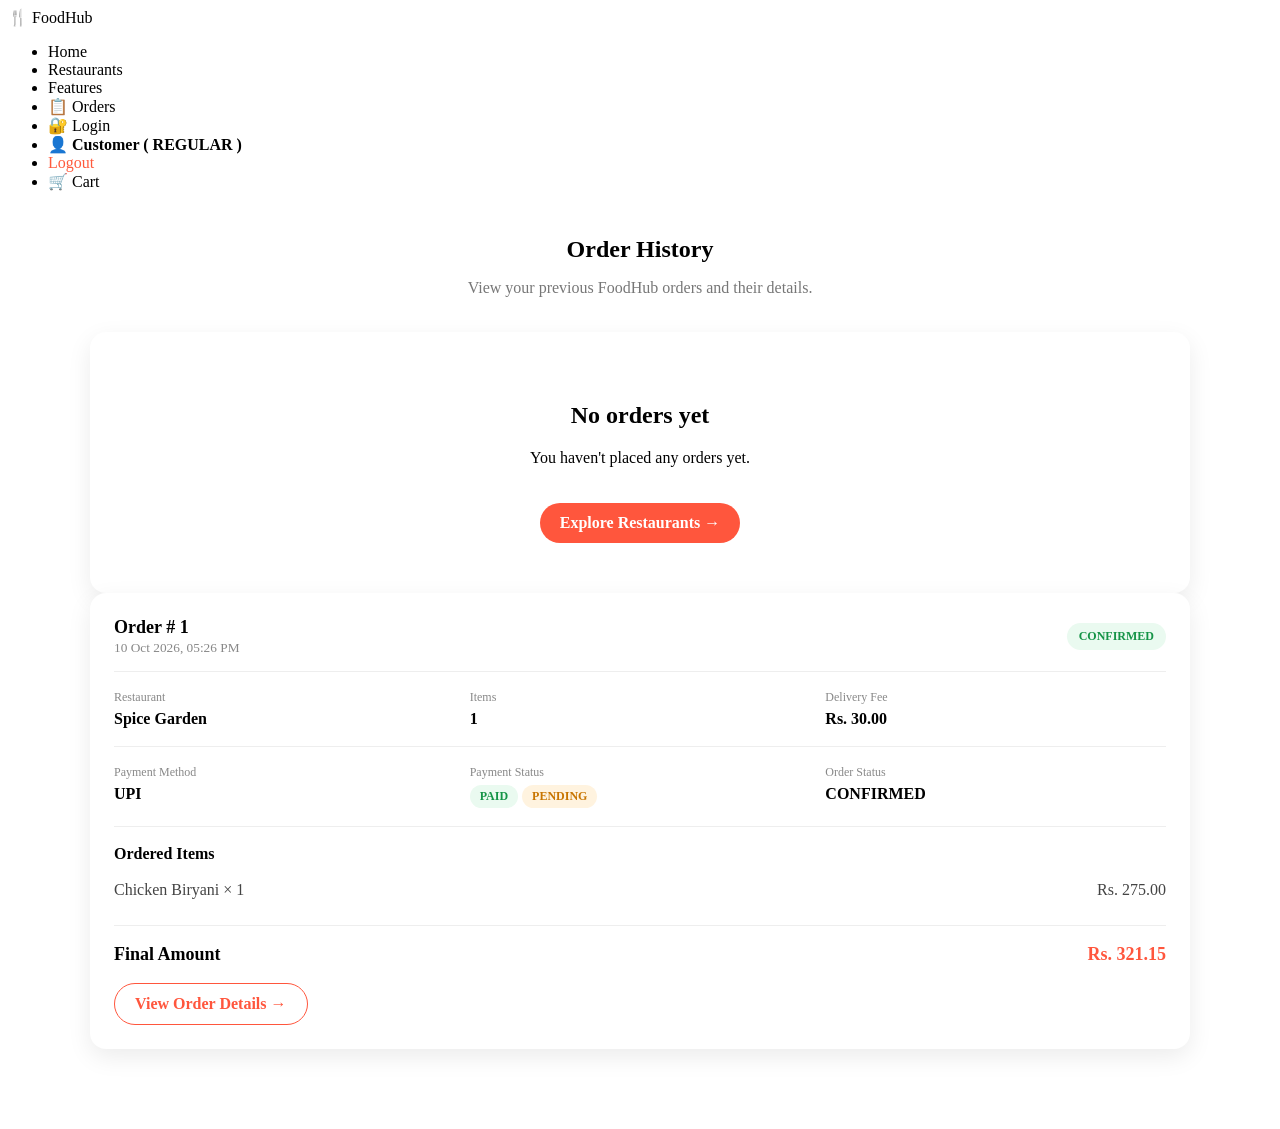
<file: src/main/resources/templates/order-history.html>
<!DOCTYPE html>
<html lang="en" xmlns:th="http://www.thymeleaf.org">

<head>
    <meta charset="UTF-8">
    <meta name="viewport" content="width=device-width, initial-scale=1.0">

    <title>FoodHub | Order History</title>

    <link rel="stylesheet" th:href="@{/css/style.css}">

    <style>
        .history-page {
            max-width: 1100px;
            margin: 45px auto 80px;
            padding: 0 20px;
        }

        .history-header {
            text-align: center;
            margin-bottom: 35px;
        }

        .history-header h1 {
            margin-bottom: 8px;
        }

        .history-header p {
            color: #777;
        }

        .empty-orders {
            background: #fff;
            border-radius: 16px;
            padding: 50px 25px;
            text-align: center;
            box-shadow: 0 8px 25px rgba(0, 0, 0, 0.08);
        }

        .order-card {
            background: #fff;
            border-radius: 16px;
            margin-bottom: 22px;
            padding: 24px;
            box-shadow: 0 8px 25px rgba(0, 0, 0, 0.08);
        }

        .order-card-header {
            display: flex;
            justify-content: space-between;
            align-items: center;
            gap: 20px;
            padding-bottom: 15px;
            border-bottom: 1px solid #eee;
        }

        .order-number {
            font-size: 18px;
            font-weight: 700;
        }

        .order-card-header small {
            color: #888;
        }

        .order-status {
            display: inline-block;
            padding: 6px 12px;
            border-radius: 20px;
            font-size: 12px;
            font-weight: 700;
            background: #eafaf0;
            color: #159447;
        }

        .order-meta {
            display: grid;
            grid-template-columns: repeat(3, 1fr);
            gap: 15px;
            padding: 18px 0;
            border-bottom: 1px solid #eee;
        }

        .meta-label {
            display: block;
            font-size: 12px;
            color: #888;
            margin-bottom: 5px;
        }

        .meta-value {
            font-weight: 600;
        }

        .payment-meta {
            display: grid;
            grid-template-columns: repeat(3, 1fr);
            gap: 15px;
            padding: 18px 0;
            border-bottom: 1px solid #eee;
        }

        .payment-paid {
            display: inline-block;
            color: #159447;
            background: #eafaf0;
            border-radius: 20px;
            padding: 4px 10px;
            font-size: 12px;
            font-weight: 700;
        }

        .payment-pending {
            display: inline-block;
            color: #c87500;
            background: #fff3df;
            border-radius: 20px;
            padding: 4px 10px;
            font-size: 12px;
            font-weight: 700;
        }

        .items-title {
            font-weight: 700;
            margin: 18px 0 10px;
        }

        .order-item {
            display: flex;
            justify-content: space-between;
            gap: 15px;
            padding: 8px 0;
            color: #444;
        }

        .order-total {
            display: flex;
            justify-content: space-between;
            align-items: center;
            gap: 15px;
            margin-top: 18px;
            padding-top: 18px;
            border-top: 1px solid #eee;
            font-size: 18px;
            font-weight: 700;
        }

        .total-amount {
            color: #ff563d;
        }

        .explore-button {
            display: inline-block;
            margin-top: 20px;
            padding: 11px 20px;
            background: #ff563d;
            color: white;
            text-decoration: none;
            border-radius: 25px;
            font-weight: 600;
            border: none;
            cursor: pointer;
        }

        .explore-button:hover {
            opacity: 0.9;
        }

        .details-button {
            background: #fff;
            color: #ff563d;
            border: 1px solid #ff563d;
            margin-top: 18px;
        }

        .details-button:hover {
            background: #fff1ed;
        }

        @media (max-width: 700px) {
            .history-page {
                margin-top: 25px;
            }

            .order-meta,
            .payment-meta {
                grid-template-columns: 1fr;
            }

            .order-card-header {
                align-items: flex-start;
                flex-direction: column;
            }

            .order-item {
                gap: 15px;
            }

            .order-total {
                font-size: 16px;
            }
        }
    </style>
</head>

<body>

<nav class="navbar">
    <div class="logo">🍴 FoodHub</div>

    <ul class="nav-links">
        <li><a th:href="@{/}">Home</a></li>
        <li><a th:href="@{/restaurants}">Restaurants</a></li>
        <li><a th:href="@{/#features}">Features</a></li>

        <li th:if="${session.loggedInCustomer != null}">
            <a th:href="@{/orders}">📋 Orders</a>
        </li>

        <li th:if="${session.loggedInCustomer == null}">
            <a th:href="@{/login}">🔐 Login</a>
        </li>

        <li th:if="${session.loggedInCustomer != null}">
            <a th:href="@{/restaurants}" style="font-weight:600;">
                👤
                <span th:text="${session.loggedInCustomer.name}">
                    Customer
                </span>
                (
                <span th:text="${session.loggedInCustomer.loyaltyTier}">
                    REGULAR
                </span>
                )
            </a>
        </li>

        <li th:if="${session.loggedInCustomer != null}">
            <a th:href="@{/logout}" style="color:#ff5a3c;">
                Logout
            </a>
        </li>

        <li>
            <a th:href="@{/cart}">🛒 Cart</a>
        </li>
    </ul>
</nav>

<main class="history-page">

    <section class="history-header">
        <h1>Order History</h1>
        <p>View your previous FoodHub orders and their details.</p>
    </section>

    <!-- Display when the customer has no orders -->
    <section
        th:if="${orders == null || orders.isEmpty()}"
        class="empty-orders">

        <h2>No orders yet</h2>

        <p>You haven't placed any orders yet.</p>

        <a th:href="@{/restaurants}" class="explore-button">
            Explore Restaurants →
        </a>
    </section>

    <!-- Display saved orders -->
    <section th:if="${orders != null && !orders.isEmpty()}">

        <article
            class="order-card"
            th:each="order : ${orders}">

            <!-- Order header -->
            <div class="order-card-header">
                <div>
                    <div class="order-number">
                        Order #
                        <span th:text="${order.orderId}">1</span>
                    </div>

                    <small>
                        <span
                            th:text="${order.orderDateTime != null
                                ? #temporals.format(
                                    order.orderDateTime,
                                    'dd MMM yyyy, hh:mm a'
                                )
                                : 'Date unavailable'}">
                            10 Oct 2026, 05:26 PM
                        </span>
                    </small>
                </div>

                <span
                    class="order-status"
                    th:text="${order.status}">
                    CONFIRMED
                </span>
            </div>

            <!-- Restaurant, item count and delivery fee -->
            <div class="order-meta">

                <div>
                    <span class="meta-label">Restaurant</span>
                    <span
                        class="meta-value"
                        th:text="${order.restaurant != null
                            ? order.restaurant.name
                            : 'Not available'}">
                        Spice Garden
                    </span>
                </div>

                <div>
                    <span class="meta-label">Items</span>
                    <span
                        class="meta-value"
                        th:text="${order.totalItemCount}">
                        1
                    </span>
                </div>

                <div>
                    <span class="meta-label">Delivery Fee</span>
                    <span class="meta-value">
                        Rs.
                        <span th:text="${#numbers.formatDecimal(
                            order.deliveryFee, 1, 2
                        )}">30.00</span>
                    </span>
                </div>

            </div>

            <!-- Payment details -->
            <div class="payment-meta">

                <div>
                    <span class="meta-label">Payment Method</span>
                    <span
                        class="meta-value"
                        th:text="${order.paymentMethod == null
                            ? 'Not available'
                            : (order.paymentMethod == 'COD'
                                ? 'Cash on Delivery'
                                : (order.paymentMethod == 'CARD'
                                    ? 'Credit / Debit Card'
                                    : order.paymentMethod))}">
                        UPI
                    </span>
                </div>

                <div>
                    <span class="meta-label">Payment Status</span>

                    <span
                        th:if="${order.paymentStatus == 'PAID'}"
                        class="payment-paid"
                        th:text="${order.paymentStatus}">
                        PAID
                    </span>

                    <span
                        th:unless="${order.paymentStatus == 'PAID'}"
                        class="payment-pending"
                        th:text="${order.paymentStatus == null
                            ? 'PENDING'
                            : order.paymentStatus}">
                        PENDING
                    </span>
                </div>

                <div>
                    <span class="meta-label">Order Status</span>
                    <span
                        class="meta-value"
                        th:text="${order.status}">
                        CONFIRMED
                    </span>
                </div>

            </div>

            <!-- Ordered items -->
            <div class="items-title">Ordered Items</div>

            <div
                th:each="item : ${order.items}"
                class="order-item">

                <span>
                    <span th:text="${item.menuItem.name}">
                        Chicken Biryani
                    </span>
                    ×
                    <span th:text="${item.quantity}">1</span>
                </span>

                <span>
                    Rs.
                    <span th:text="${#numbers.formatDecimal(
                        item.totalPrice, 1, 2
                    )}">275.00</span>
                </span>
            </div>

            <!-- Final amount -->
            <div class="order-total">
                <span>Final Amount</span>

                <span class="total-amount">
                    Rs.
                    <span th:text="${#numbers.formatDecimal(
                        order.finalAmount, 1, 2
                    )}">321.15</span>
                </span>
            </div>

            <!-- NEW: open the saved order's permanent details page -->
            <a
                th:href="@{/orders/{id}(id=${order.orderId})}"
                class="explore-button details-button">
                View Order Details →
            </a>

        </article>

    </section>

</main>

</body>
</html>
</file>
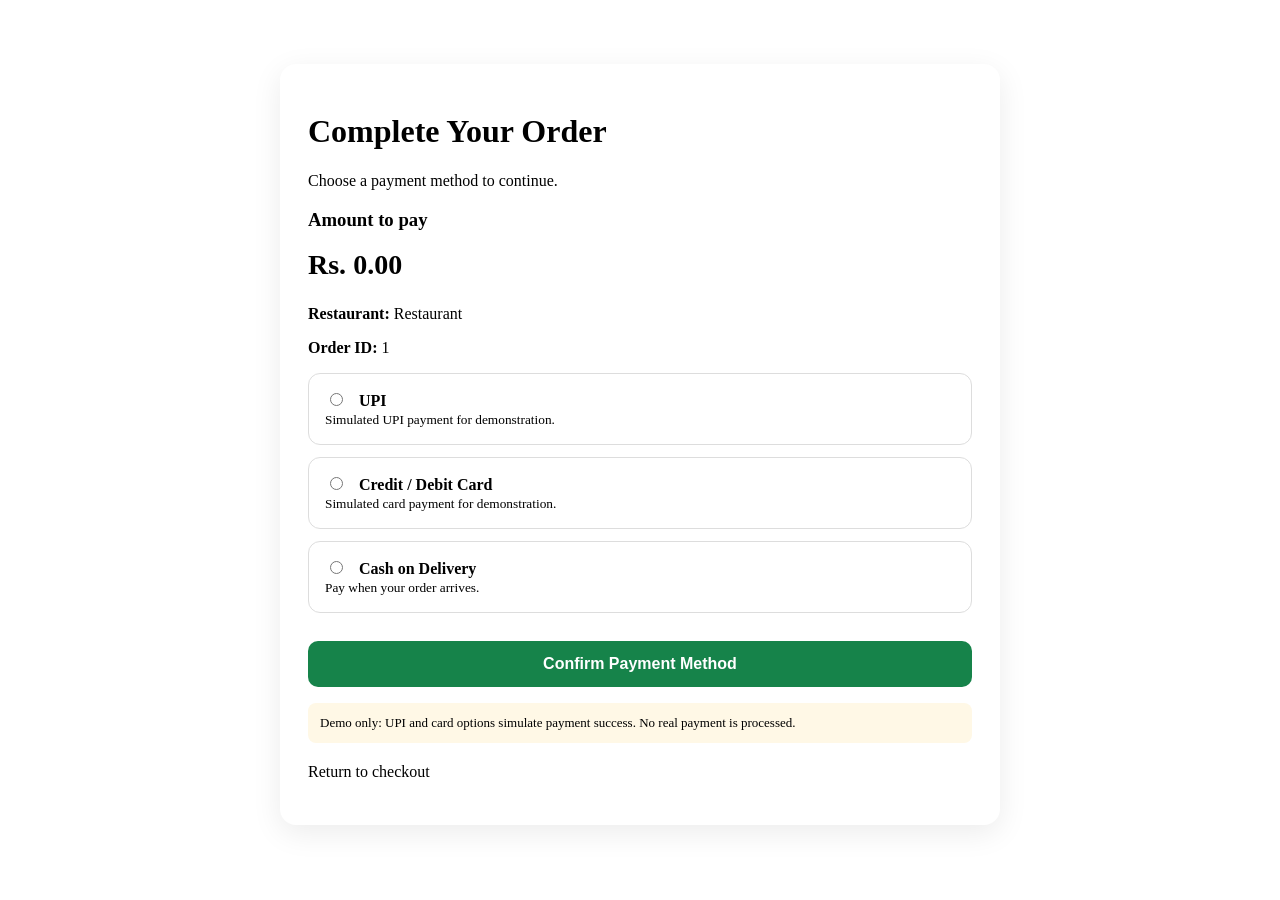
<file: src/main/resources/templates/payment.html>
<!DOCTYPE html>
<html lang="en" xmlns:th="http://www.thymeleaf.org">
<head>
    <meta charset="UTF-8">
    <meta name="viewport" content="width=device-width, initial-scale=1.0">
    <title>Payment | FoodHub</title>
    <link rel="stylesheet" th:href="@{/css/style.css}">
    <style>
        .payment-wrapper {
            max-width: 720px;
            margin: 40px auto;
            padding: 24px;
        }

        .payment-card {
            background: #fff;
            border-radius: 16px;
            padding: 28px;
            box-shadow: 0 8px 30px rgba(0,0,0,.08);
        }

        .payment-option {
            display: block;
            border: 1px solid #ddd;
            border-radius: 12px;
            padding: 16px;
            margin: 12px 0;
            cursor: pointer;
        }

        .payment-option:has(input:checked) {
            border-color: #16834a;
            background: #f0fff5;
        }

        .payment-option input {
            margin-right: 12px;
        }

        .amount {
            font-size: 28px;
            font-weight: 700;
            margin: 12px 0 24px;
        }

        .pay-button {
            width: 100%;
            border: 0;
            border-radius: 10px;
            padding: 14px;
            margin-top: 16px;
            background: #16834a;
            color: white;
            font-size: 16px;
            font-weight: 700;
            cursor: pointer;
        }

        .error-message {
            color: #b42318;
            margin-bottom: 16px;
        }

        .notice {
            background: #fff8e6;
            padding: 12px;
            border-radius: 8px;
            font-size: 13px;
            margin-top: 16px;
        }
    </style>
</head>
<body>

<div class="payment-wrapper">
    <div class="payment-card">

        <h1>Complete Your Order</h1>
        <p>Choose a payment method to continue.</p>

        <div th:if="${error}" class="error-message" th:text="${error}"></div>

        <h3>Amount to pay</h3>

        <div class="amount">
            Rs. <span th:text="${#numbers.formatDecimal(order.finalAmount, 1, 2)}">0.00</span>
        </div>

        <p>
            <strong>Restaurant:</strong>
            <span th:text="${order.restaurant.name}">Restaurant</span>
        </p>

        <p>
            <strong>Order ID:</strong>
            <span th:text="${order.orderId}">1</span>
        </p>

        <form th:action="@{/payment/confirm}" method="post">

            <label class="payment-option">
                <input type="radio" name="paymentMethod"
                       value="UPI" required>
                <strong>UPI</strong>
                <br>
                <small>Simulated UPI payment for demonstration.</small>
            </label>

            <label class="payment-option">
                <input type="radio" name="paymentMethod"
                       value="CARD" required>
                <strong>Credit / Debit Card</strong>
                <br>
                <small>Simulated card payment for demonstration.</small>
            </label>

            <label class="payment-option">
                <input type="radio" name="paymentMethod"
                       value="COD" required>
                <strong>Cash on Delivery</strong>
                <br>
                <small>Pay when your order arrives.</small>
            </label>

            <button type="submit" class="pay-button">
                Confirm Payment Method
            </button>
        </form>

        <div class="notice">
            Demo only: UPI and card options simulate payment success.
            No real payment is processed.
        </div>

        <p style="margin-top: 20px;">
            <a th:href="@{/checkout}">Return to checkout</a>
        </p>

    </div>
</div>

</body>
</html>
</file>
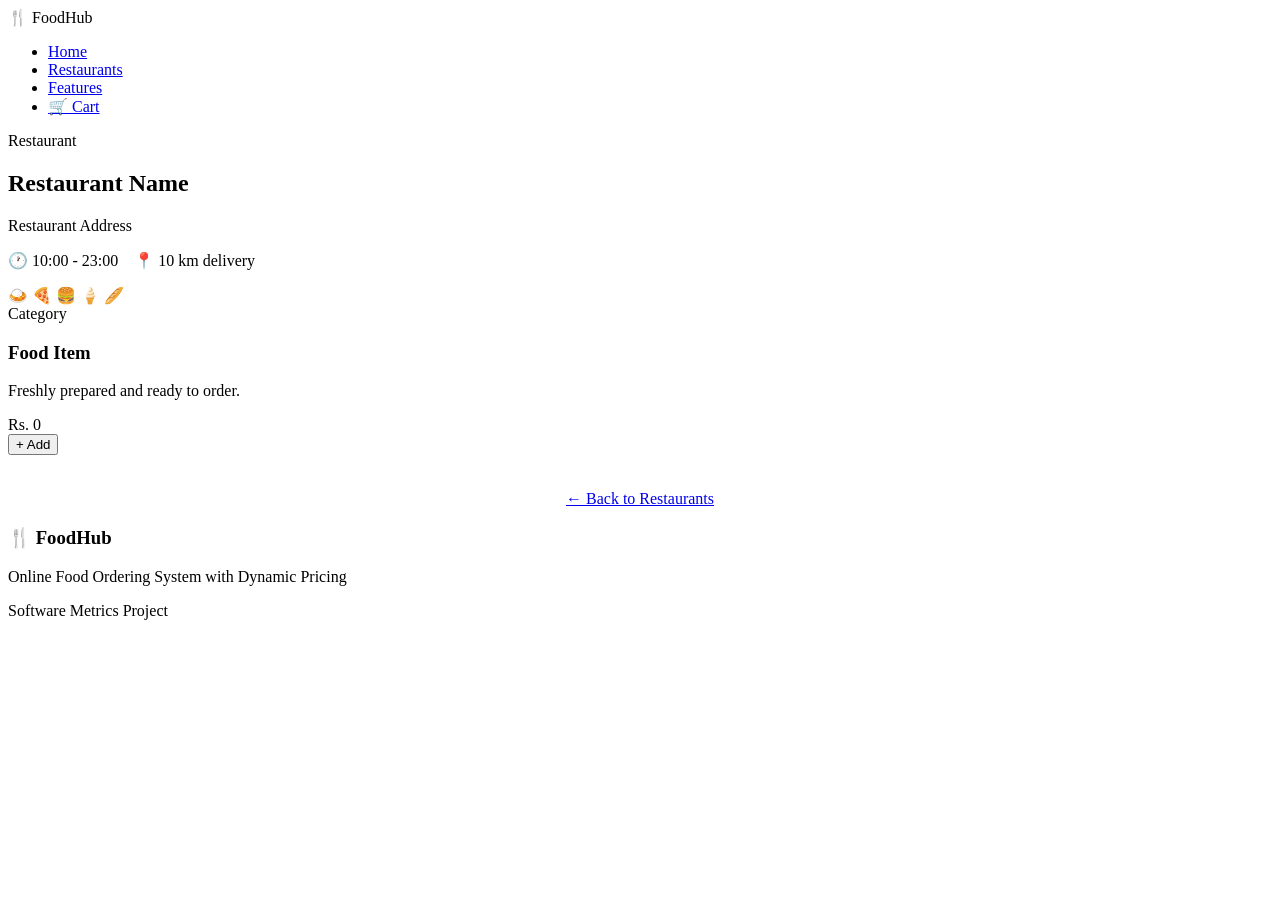
<file: src/main/resources/templates/restaurant-menu.html>
<!DOCTYPE html>
<html lang="en"
      xmlns:th="http://www.thymeleaf.org">

<head>

    <meta charset="UTF-8">

    <meta name="viewport"
          content="width=device-width, initial-scale=1.0">

    <title>
        FoodHub | Restaurant Menu
    </title>

    <link rel="stylesheet"
          th:href="@{/css/style.css}">

</head>


<body>


<!-- ================= NAVBAR ================= -->

<nav class="navbar">

    <div class="logo">
        🍴 FoodHub
    </div>


    <ul class="nav-links">

        <li>
            <a href="/">
                Home
            </a>
        </li>

        <li>
            <a href="/restaurants">
                Restaurants
            </a>
        </li>

        <li>
            <a href="/#features">
                Features
            </a>
        </li>

        <li>
            <a href="/cart">
                🛒 Cart
            </a>
        </li>

    </ul>

</nav>


<!-- ================= RESTAURANT HEADER ================= -->

<section class="menu-section">


    <div class="section-header">


        <span class="category">
            Restaurant
        </span>


        <h2 th:text="${restaurant.name}">
            Restaurant Name
        </h2>


        <p th:text="${restaurant.address}">
            Restaurant Address
        </p>


        <p>

            🕐

            <span th:text="${restaurant.openingTime}">
                10:00
            </span>

            -

            <span th:text="${restaurant.closingTime}">
                23:00
            </span>


            &nbsp;&nbsp;


            📍

            <span th:text="${restaurant.deliveryRadius}">
                10
            </span>

            km delivery

        </p>


    </div>


    <!-- ================= MENU ITEMS ================= -->

    <div class="menu-grid">


        <div class="food-card"
             th:each="item : ${menuItems}">


            <!-- FOOD IMAGE -->

            <div class="food-image">


                <span th:if="${item.category == 'Main Course'}">
                    🍛
                </span>


                <span th:if="${item.category == 'Pizza'}">
                    🍕
                </span>


                <span th:if="${item.category == 'Fast Food'}">
                    🍔
                </span>


                <span th:if="${item.category == 'Dessert'}">
                    🍦
                </span>


                <span th:if="${item.category == 'Sides'}">
                    🥖
                </span>


            </div>


            <!-- FOOD DETAILS -->

            <div class="food-info">


                <span class="category"
                      th:text="${item.category}">

                    Category

                </span>


                <h3 th:text="${item.name}">

                    Food Item

                </h3>


                <p class="description">

                    Freshly prepared and ready to order.

                </p>


                <div class="food-bottom">


                    <!-- PRICE -->

                    <span class="price">

                        Rs.

                        <span th:text="${item.basePrice}">
                            0
                        </span>

                    </span>


                    <!-- ADD TO CART -->

                    <form method="post"
                          th:action="@{/cart/add/{id}(id=${item.itemId})}">

                        <button class="add-btn"
                                type="submit">

                            + Add

                        </button>

                    </form>


                </div>


            </div>


        </div>


    </div>


    <!-- ================= BACK BUTTON ================= -->

    <div style="
        text-align:center;
        margin-top:35px;
    ">


        <a href="/restaurants"
           class="hero-button">

            ← Back to Restaurants

        </a>


    </div>


</section>


<!-- ================= FOOTER ================= -->

<footer>


    <h3>
        🍴 FoodHub
    </h3>


    <p>
        Online Food Ordering System with Dynamic Pricing
    </p>


    <p>
        Software Metrics Project
    </p>


</footer>


</body>

</html>
</file>
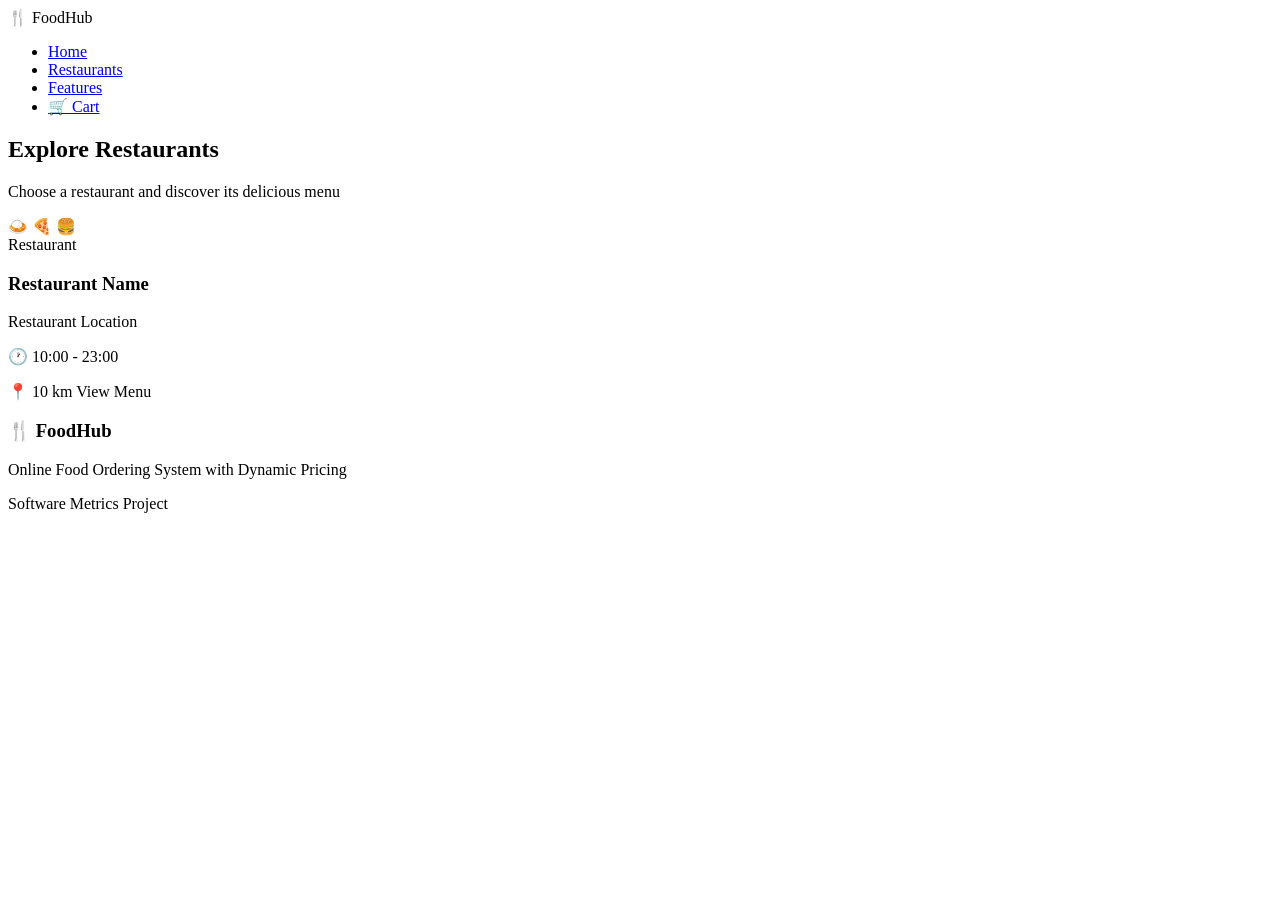
<file: src/main/resources/templates/restaurants.html>
<!DOCTYPE html>
<html lang="en" xmlns:th="http://www.thymeleaf.org">

<head>

    <meta charset="UTF-8">

    <meta name="viewport"
          content="width=device-width, initial-scale=1.0">

    <title>FoodHub | Restaurants</title>

    <link rel="stylesheet"
          th:href="@{/css/style.css}">

</head>


<body>


<!-- ================= NAVBAR ================= -->

<nav class="navbar">

    <div class="logo">
        🍴 FoodHub
    </div>

    <ul class="nav-links">

        <li>
            <a href="/">
                Home
            </a>
        </li>

        <li>
            <a href="/restaurants">
                Restaurants
            </a>
        </li>

        <li>
            <a href="/#features">
                Features
            </a>
        </li>

        <li>
            <a href="/cart">
                🛒 Cart
            </a>
        </li>

    </ul>

</nav>


<!-- ================= RESTAURANTS ================= -->

<section class="menu-section">

    <div class="section-header">

        <h2>
            Explore Restaurants
        </h2>

        <p>
            Choose a restaurant and discover its delicious menu
        </p>

    </div>


    <div class="menu-grid">

        <!-- RESTAURANT CARD -->

        <div class="food-card"
             th:each="restaurant : ${restaurants}">


            <!-- RESTAURANT ICON -->

            <div class="food-image">

                <span th:if="${restaurant.restaurantId == 1}">
                    🍛
                </span>

                <span th:if="${restaurant.restaurantId == 2}">
                    🍕
                </span>

                <span th:if="${restaurant.restaurantId == 3}">
                    🍔
                </span>

            </div>


            <!-- RESTAURANT DETAILS -->

            <div class="food-info">

                <span class="category">
                    Restaurant
                </span>


                <h3 th:text="${restaurant.name}">
                    Restaurant Name
                </h3>


                <p class="description"
                   th:text="${restaurant.address}">
                    Restaurant Location
                </p>


                <p class="description">

                    🕐

                    <span th:text="${restaurant.openingTime}">
                        10:00
                    </span>

                    -

                    <span th:text="${restaurant.closingTime}">
                        23:00
                    </span>

                </p>


                <div class="food-bottom">


                    <!-- DELIVERY RADIUS -->

                    <span class="price">

                        📍

                        <span th:text="${restaurant.deliveryRadius}">
                            10
                        </span>

                        km

                    </span>


                    <!-- VIEW MENU -->

                    <a class="add-btn"
                       th:href="@{/restaurant/{id}(id=${restaurant.restaurantId})}">

                        View Menu

                    </a>


                </div>

            </div>

        </div>

    </div>

</section>


<!-- ================= FOOTER ================= -->

<footer>

    <h3>
        🍴 FoodHub
    </h3>

    <p>
        Online Food Ordering System with Dynamic Pricing
    </p>

    <p>
        Software Metrics Project
    </p>

</footer>


</body>

</html>
</file>
